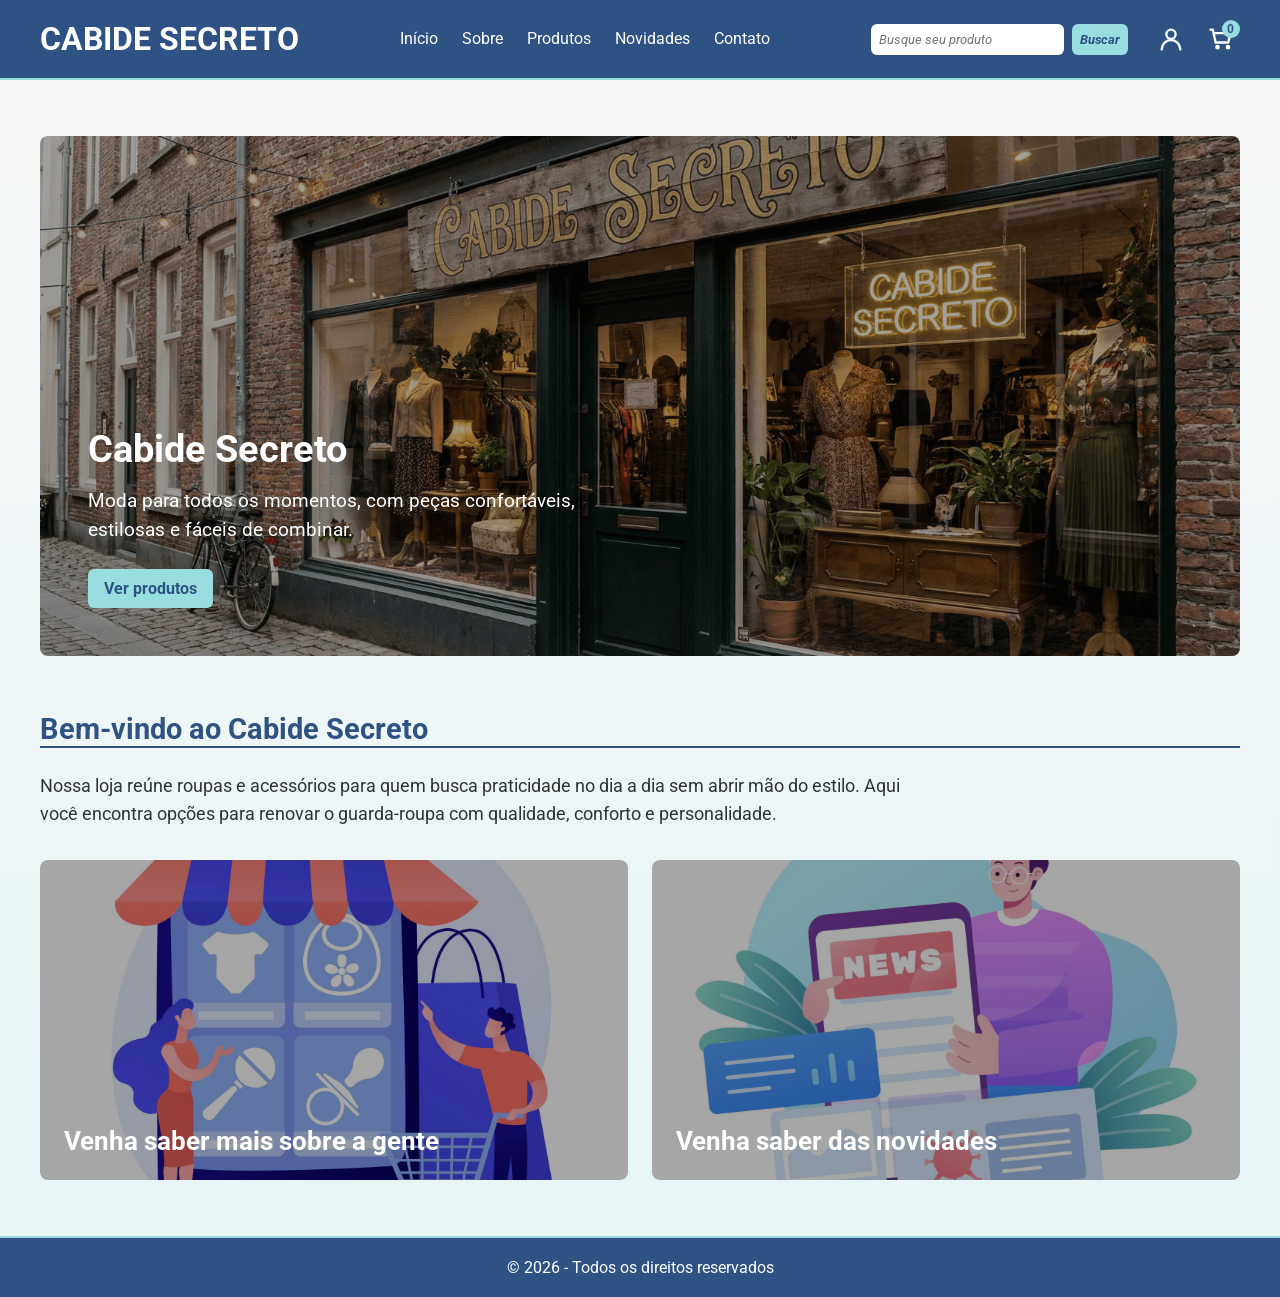
<file: index.html>
<!DOCTYPE html>
<html lang="pt-BR">
<head>
    <meta charset="UTF-8">
    <meta name="viewport" content="width=device-width, initial-scale=1.0">
    <title>Cabide Secreto</title>
    <link rel="preconnect" href="https://fonts.googleapis.com">
    <link rel="preconnect" href="https://fonts.gstatic.com" crossorigin>
    <link href="https://fonts.googleapis.com/css2?family=Roboto:ital,wght@0,100..900;1,100..900&display=swap" rel="stylesheet">
    <link rel="stylesheet" href="main.css">
</head>
<body>
    <header>
       <div class="container cabecalho">
         <h1>Cabide Secreto</h1>
        <nav>
            <ul class="menu">
                <li>
                    <a href="index.html">Início</a>
                </li>
                <li>
                    <a href="./Sobre/sobre.html">Sobre</a>
                    <ul class="submenu">
                        <li>
                            <a href="./Sobre/sobre.html#sobre-loja">Sobre a loja</a>
                        </li>
                        <li>
                            <a href="./Sobre/sobre.html#fundacao">Fundação</a>
                        </li>
                        <li>
                            <a href="./Sobre/sobre.html#proprietarios">Proprietários</a>
                        </li>
                        <li>
                            <a href="./Sobre/sobre.html#diferentes-estilos">Diferentes estilos</a>
                        </li>
                    </ul>
                </li>
                <li>
                    <a href="./Produtos/produto.html">Produtos</a>
                    <ul class="submenu">
                        <li>
                            <a href="./Produtos/produto.html#todos">Ver todos</a>
                        </li>
                        <li>
                            <a href="./Produtos/produto.html#tenis">Tênis</a>
                        </li>
                        <li>
                            <a href="./Produtos/produto.html#casaco">Casaco</a>
                        </li>
                        <li>
                            <a href="./Produtos/produto.html#short">Short</a>
                        </li>
                        <li>
                            <a href="./Produtos/produto.html#camisa">Camisa</a>
                        </li>
                    </ul>
                </li>
                <li>
                    <a href="./Novidades/Novidade.html">Novidades</a>
                    <ul class="submenu">
                        <li>
                            <a href="./Novidades/Novidade.html#prom">Promoções</a>
                        </li>
                        <li>
                            <a href="./Novidades/Novidade.html#nov">Lançamentos</a>
                        </li>
                        <li>
                            <a href="./Novidades/Novidade.html#soon">Em breve</a>
                        </li>
                    </ul>
                </li>
                <li>
                    <a href="./Contato/contato.html">Contato</a>
                </li>
            </ul>
        </nav>
        <form class="form-busca-global" data-produtos-path="./Produtos/produto.html">
            <input type="text" name="busca" placeholder="Busque seu produto">
            <button type="submit">Buscar</button>
        </form>
        <div class="acoes-header">
            <a href="#" aria-label="Perfil">
                <img src="./icons/perfil.svg" alt="Perfil">
            </a>
            <a href="#" aria-label="Carrinho" data-carrinho>
                <img src="./icons/carrinho.svg" alt="Carrinho">
            </a>
        </div>
       </div>
       <div class="botao-menu">
        <button type="button">Abrir Menu</button>
    </div>
    </header>
    <main>
        <section class="hero-principal">
            <img src="./Imagem_principal/Loja%20Cabide%20Secreto.png" alt="Loja Cabide Secreto">
            <div class="hero-texto">
                <h2>Cabide Secreto</h2>
                <p>Moda para todos os momentos, com peças confortáveis, estilosas e fáceis de combinar.</p>
                <a href="./Produtos/produto.html#todos">Ver produtos</a>
            </div>
        </section>
        <section class="container apresentacao">
            <div class="titulo-principal">
                <h2>Bem-vindo ao Cabide Secreto</h2>
            </div>
            <p>
                Nossa loja reúne roupas e acessórios para quem busca praticidade no dia a dia sem abrir mão do estilo. Aqui você encontra opções para renovar o guarda-roupa com qualidade, conforto e personalidade.
            </p>
            <div class="chamadas-principais">
                <a class="chamada-principal" href="./Sobre/sobre.html">
                    <img src="./Imagem_principal/sobre.jpg" alt="Sobre a Loja">
                    <span>Venha saber mais sobre a gente</span>
                </a>
                <a class="chamada-principal" href="./Novidades/Novidade.html">
                    <img src="./Imagem_principal/Novidade.jpg" alt="Novidades">
                    <span>Venha saber das novidades</span>
                </a>
            </div>
        </section>
    </main>
    <footer class="rodape">
        <p>&copy; 2026 - Todos os direitos reservados</p>
    </footer>
    <script src="main.js"></script>
</body>
</html>
</file>
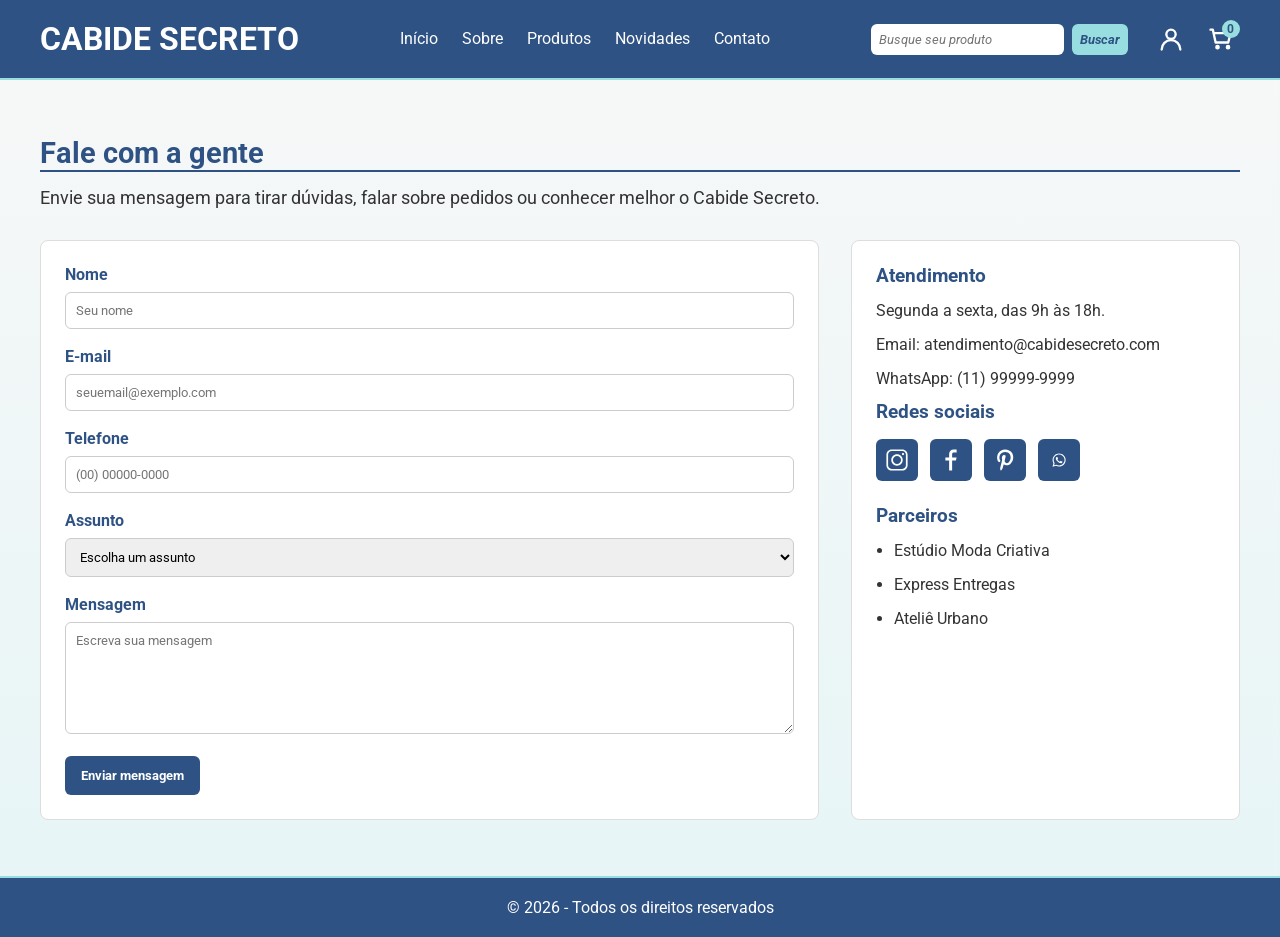
<file: Contato/contato.html>
<!DOCTYPE html>
<html lang="pt-BR">
<head>
    <meta charset="UTF-8">
    <meta name="viewport" content="width=device-width, initial-scale=1.0">
    <title>Contato - Cabide Secreto</title>
    <link rel="preconnect" href="https://fonts.googleapis.com">
    <link rel="preconnect" href="https://fonts.gstatic.com" crossorigin>
    <link href="https://fonts.googleapis.com/css2?family=Roboto:ital,wght@0,100..900;1,100..900&display=swap" rel="stylesheet">
    <link rel="stylesheet" href="contato.css">
</head>
<body>
    <header>
       <div class="container cabecalho">
         <h1>Cabide Secreto</h1>
        <nav>
            <ul class="menu">
                <li>
                    <a href="../index.html">Início</a>
                </li>
                <li>
                    <a href="../Sobre/sobre.html">Sobre</a>
                    <ul class="submenu">
                        <li>
                            <a href="../Sobre/sobre.html#sobre-loja">Sobre a loja</a>
                        </li>
                        <li>
                            <a href="../Sobre/sobre.html#fundacao">Fundação</a>
                        </li>
                        <li>
                            <a href="../Sobre/sobre.html#proprietarios">Proprietários</a>
                        </li>
                        <li>
                            <a href="../Sobre/sobre.html#diferentes-estilos">Diferentes estilos</a>
                        </li>
                    </ul>
                </li>
                <li>
                    <a href="../Produtos/produto.html">Produtos</a>
                    <ul class="submenu">
                        <li>
                            <a href="../Produtos/produto.html#todos">Ver todos</a>
                        </li>
                        <li>
                            <a href="../Produtos/produto.html#tenis">Tênis</a>
                        </li>
                        <li>
                            <a href="../Produtos/produto.html#casaco">Casaco</a>
                        </li>
                        <li>
                            <a href="../Produtos/produto.html#short">Short</a>
                        </li>
                        <li>
                            <a href="../Produtos/produto.html#camisa">Camisa</a>
                        </li>
                    </ul>
                </li>
                <li>
                    <a href="../Novidades/Novidade.html">Novidades</a>
                    <ul class="submenu">
                        <li>
                            <a href="../Novidades/Novidade.html#prom">Promoções</a>
                        </li>
                        <li>
                            <a href="../Novidades/Novidade.html#nov">Lançamentos</a>
                        </li>
                        <li>
                            <a href="../Novidades/Novidade.html#soon">Em breve</a>
                        </li>
                    </ul>
                </li>
                <li>
                    <a href="../Contato/contato.html">Contato</a>
                </li>
            </ul>
        </nav>
        <form class="form-busca-global" data-produtos-path="../Produtos/produto.html">
            <input type="text" name="busca" placeholder="Busque seu produto">
            <button type="submit">Buscar</button>
        </form>
        <div class="acoes-header">
            <a href="#" aria-label="Perfil">
                <img src="../icons/perfil.svg" alt="Perfil">
            </a>
            <a href="#" aria-label="Carrinho" data-carrinho>
                <img src="../icons/carrinho.svg" alt="Carrinho">
            </a>
        </div>
       </div>
       <div class="botao-menu">
        <button type="button">Abrir Menu</button>
    </div>
    </header>

    <main class="container conteudo-contato">
        <section class="titulo-contato">
            <h2>Fale com a gente</h2>
            <p>Envie sua mensagem para tirar dúvidas, falar sobre pedidos ou conhecer melhor o Cabide Secreto.</p>
        </section>

        <section class="area-contato">
            <form id="form-contato" novalidate>
                <div class="campo-form">
                    <label for="nome">Nome</label>
                    <input type="text" id="nome" name="nome" placeholder="Seu nome">
                    <small></small>
                </div>
                <div class="campo-form">
                    <label for="email">E-mail</label>
                    <input type="email" id="email" name="email" placeholder="seuemail@exemplo.com">
                    <small></small>
                </div>
                <div class="campo-form">
                    <label for="telefone">Telefone</label>
                    <input type="tel" id="telefone" name="telefone" placeholder="(00) 00000-0000">
                    <small></small>
                </div>
                <div class="campo-form">
                    <label for="assunto">Assunto</label>
                    <select id="assunto" name="assunto">
                        <option value="">Escolha um assunto</option>
                        <option value="pedido">Pedido</option>
                        <option value="produto">Produto</option>
                        <option value="troca">Troca ou devoluçao</option>
                        <option value="parceria">Parceria</option>
                    </select>
                    <small></small>
                </div>
                <div class="campo-form campo-mensagem">
                    <label for="mensagem">Mensagem</label>
                    <textarea id="mensagem" name="mensagem" rows="6" placeholder="Escreva sua mensagem"></textarea>
                    <small></small>
                </div>
                <p class="mensagem-formulario"></p>
                <button type="submit">Enviar mensagem</button>
            </form>

            <aside class="info-contato">
                <h3>Atendimento</h3>
                <p>Segunda a sexta, das 9h às 18h.</p>
                <p>Email: atendimento@cabidesecreto.com</p>
                <p>WhatsApp: (11) 99999-9999</p>

                <h3>Redes sociais</h3>
                <div class="redes-sociais">
                    <a href="#" aria-label="Instagram">
                        <img src="./images/Instagram.svg" alt="Instagram">
                    </a>
                    <a href="#" aria-label="Facebook">
                        <img src="./images/facebook.svg" alt="Facebook">
                    </a>
                    <a href="#" aria-label="Pinterest">
                        <img src="./images/Pinterest.svg" alt="Pinterest">
                    </a>
                    <a href="#" aria-label="WhatsApp">
                        <img src="./images/whatsapp.svg" alt="WhatsApp">
                    </a>
                </div>

                <h3>Parceiros</h3>
                <ul class="parceiros">
                    <li>Estúdio Moda Criativa</li>
                    <li>Express Entregas</li>
                    <li>Ateliê Urbano</li>
                </ul>
            </aside>
        </section>
    </main>
    <footer class="rodape">
        <p>&copy; 2026 - Todos os direitos reservados</p>
    </footer>

    <script src="../main.js"></script>
    <script src="contato.js"></script>
</body>
</html>
</file>
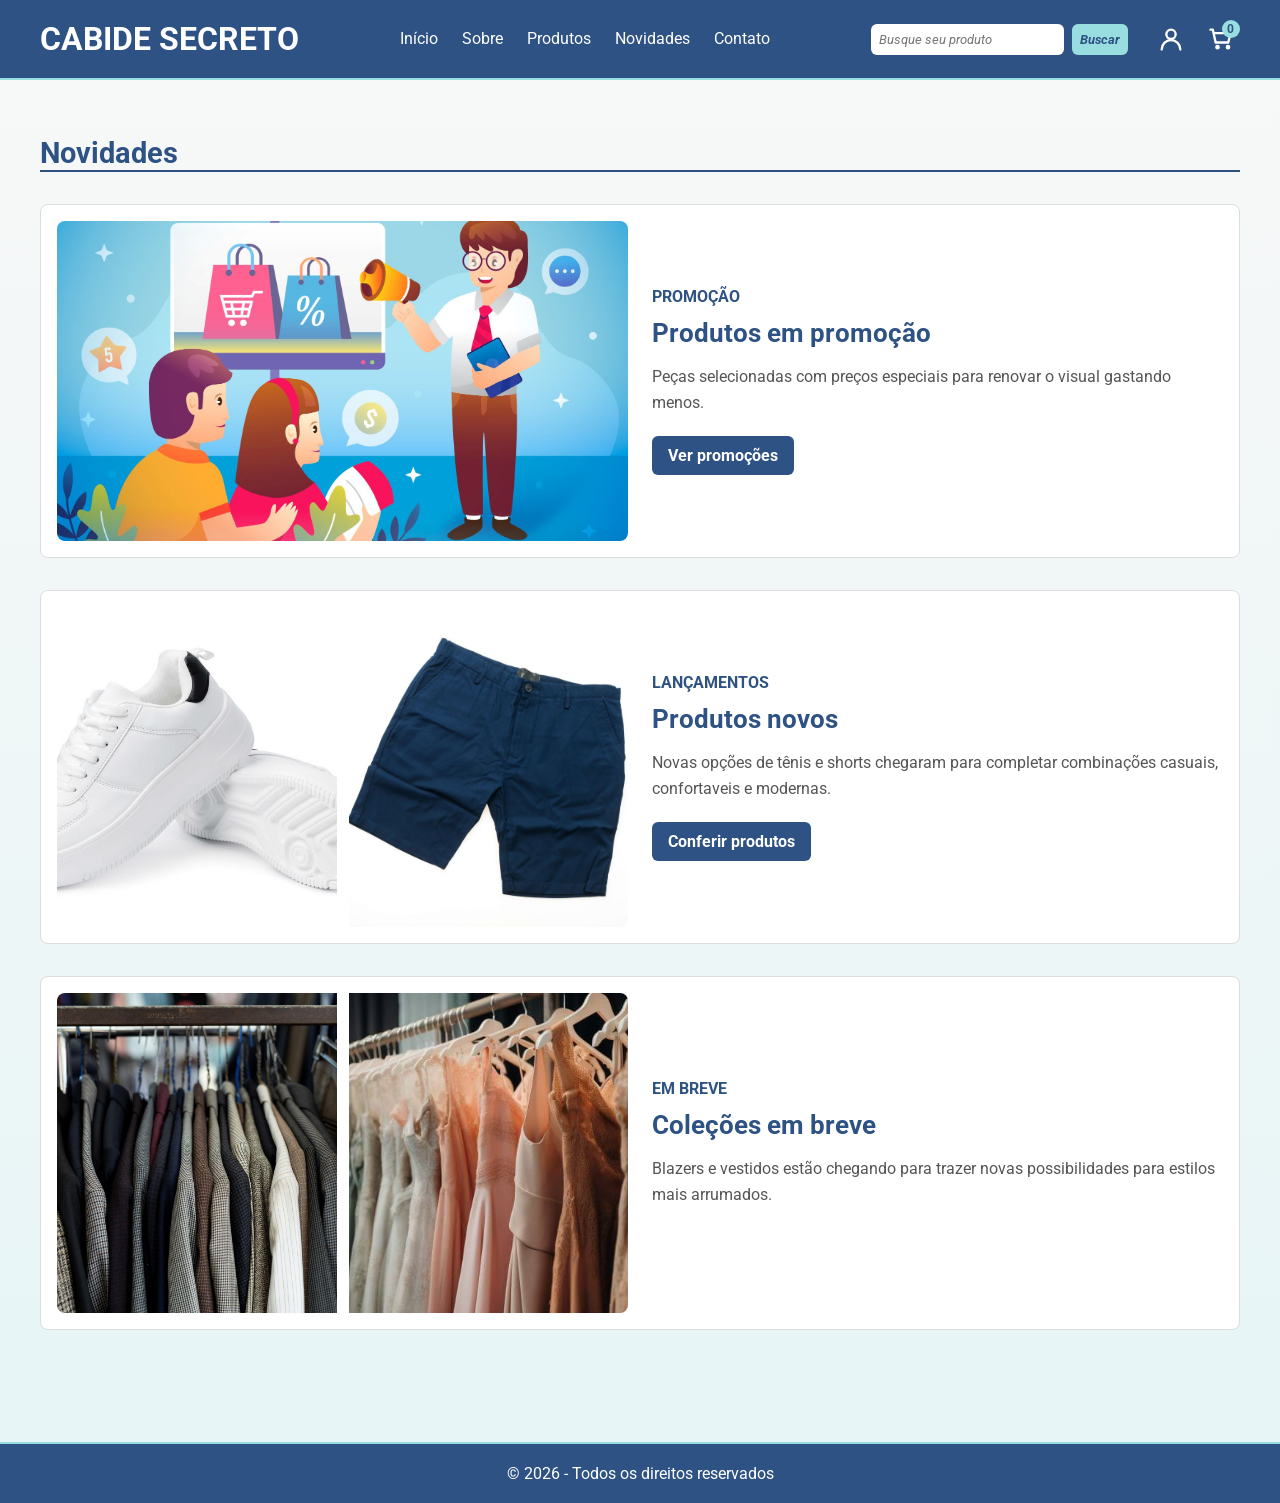
<file: Novidades/Novidade.html>
<!DOCTYPE html>
<html lang="pt-BR">
<head>
    <meta charset="UTF-8">
    <meta name="viewport" content="width=device-width, initial-scale=1.0">
    <title>Novidades - Cabide Secreto</title>
    <link rel="preconnect" href="https://fonts.googleapis.com">
    <link rel="preconnect" href="https://fonts.gstatic.com" crossorigin>
    <link href="https://fonts.googleapis.com/css2?family=Roboto:ital,wght@0,100..900;1,100..900&display=swap" rel="stylesheet">
    <link rel="stylesheet" href="novidade.css">
</head>
<body>
    <header>
       <div class="container cabecalho">
         <h1>Cabide Secreto</h1>
        <nav>
            <ul class="menu">
                <li>
                    <a href="../index.html">Início</a>
                </li>
                <li>
                    <a href="../Sobre/sobre.html">Sobre</a>
                    <ul class="submenu">
                        <li>
                            <a href="../Sobre/sobre.html#sobre-loja">Sobre a loja</a>
                        </li>
                        <li>
                            <a href="../Sobre/sobre.html#fundacao">Fundação</a>
                        </li>
                        <li>
                            <a href="../Sobre/sobre.html#proprietarios">Proprietários</a>
                        </li>
                        <li>
                            <a href="../Sobre/sobre.html#diferentes-estilos">Diferentes estilos</a>
                        </li>
                    </ul>
                </li>
                <li>
                    <a href="../Produtos/produto.html">Produtos</a>
                    <ul class="submenu">
                        <li>
                            <a href="../Produtos/produto.html#todos">Ver todos</a>
                        </li>
                        <li>
                            <a href="../Produtos/produto.html#tenis">Tênis</a>
                        </li>
                        <li>
                            <a href="../Produtos/produto.html#casaco">Casaco</a>
                        </li>
                        <li>
                            <a href="../Produtos/produto.html#short">Short</a>
                        </li>
                        <li>
                            <a href="../Produtos/produto.html#camisa">Camisa</a>
                        </li>
                    </ul>
                </li>
                <li>
                    <a href="../Novidades/Novidade.html">Novidades</a>
                    <ul class="submenu">
                        <li>
                            <a href="#prom">Promoções</a>
                        </li>
                        <li>
                            <a href="#nov">Lançamentos</a>
                        </li>
                        <li>
                            <a href="#soon">Em breve</a>
                        </li>
                    </ul>
                </li>
                <li>
                    <a href="../Contato/contato.html">Contato</a>
                </li>
            </ul>
        </nav>
        <form class="form-busca-global" data-produtos-path="../Produtos/produto.html">
            <input type="text" name="busca" placeholder="Busque seu produto">
            <button type="submit">Buscar</button>
        </form>
        <div class="acoes-header">
            <a href="#" aria-label="Perfil">
                <img src="../icons/perfil.svg" alt="Perfil">
            </a>
            <a href="#" aria-label="Carrinho" data-carrinho>
                <img src="../icons/carrinho.svg" alt="Carrinho">
            </a>
        </div>
       </div>
       <div class="botao-menu">
        <button type="button">Abrir Menu</button>
    </div>
    </header>

    <div class="container conteudo">
        <main>
            <section>
                <div class="titulo-novidades">
                    <h2>Novidades</h2>
                </div>
                <div class="topicos-novidades" id="prom">
                    <article class="topico-novidade">
                        <a href="../Produtos/produto.html#promocao">
                            <img src="./image/Promocao.jpg" alt="Produtos em promocao">
                        </a>
                        <div>
                            <span>Promoção</span>
                            <h3>Produtos em promoção</h3>
                            <p>
                                Peças selecionadas com preços especiais para renovar o visual gastando menos.
                            </p>
                            <a class="botao-topico" href="../Produtos/produto.html#promocao">Ver promoções</a>
                        </div>
                    </article>
                    <article class="topico-novidade" id="nov">
                        <div class="imagens-duplas">
                            <img src="./image/Tenis_airforce.jpg" alt="Tenis Air Force">
                            <img src="./image/short_casual.jpg" alt="Short casual">
                        </div>
                        <div>
                            <span>Lançamentos</span>
                            <h3>Produtos novos</h3>
                            <p>
                                Novas opções de tênis e shorts chegaram para completar combinações casuais, confortaveis e modernas.
                            </p>
                            <a class="botao-topico" href="../Produtos/produto.html#todos">Conferir produtos</a>
                        </div>
                    </article>
                    <article class="topico-novidade" id="soon">
                        <div class="imagens-duplas">
                            <img src="./image/blazers-hangers-second-hand-market.jpg" alt="Blazers">
                            <img src="./image/vestidos.jpg" alt="Vestidos">
                        </div>
                        <div>
                            <span>Em breve</span>
                            <h3>Coleções em breve</h3>
                            <p>
                                Blazers e vestidos estão chegando para trazer novas possibilidades para estilos mais arrumados.
                            </p>
                        </div>
                    </article>
                </div>
            </section>
        </main>
    </div>
    <footer class="rodape">
        <p>&copy; 2026 - Todos os direitos reservados</p>
    </footer>
    <script src="../main.js"></script>
</body>
</html>
</file>
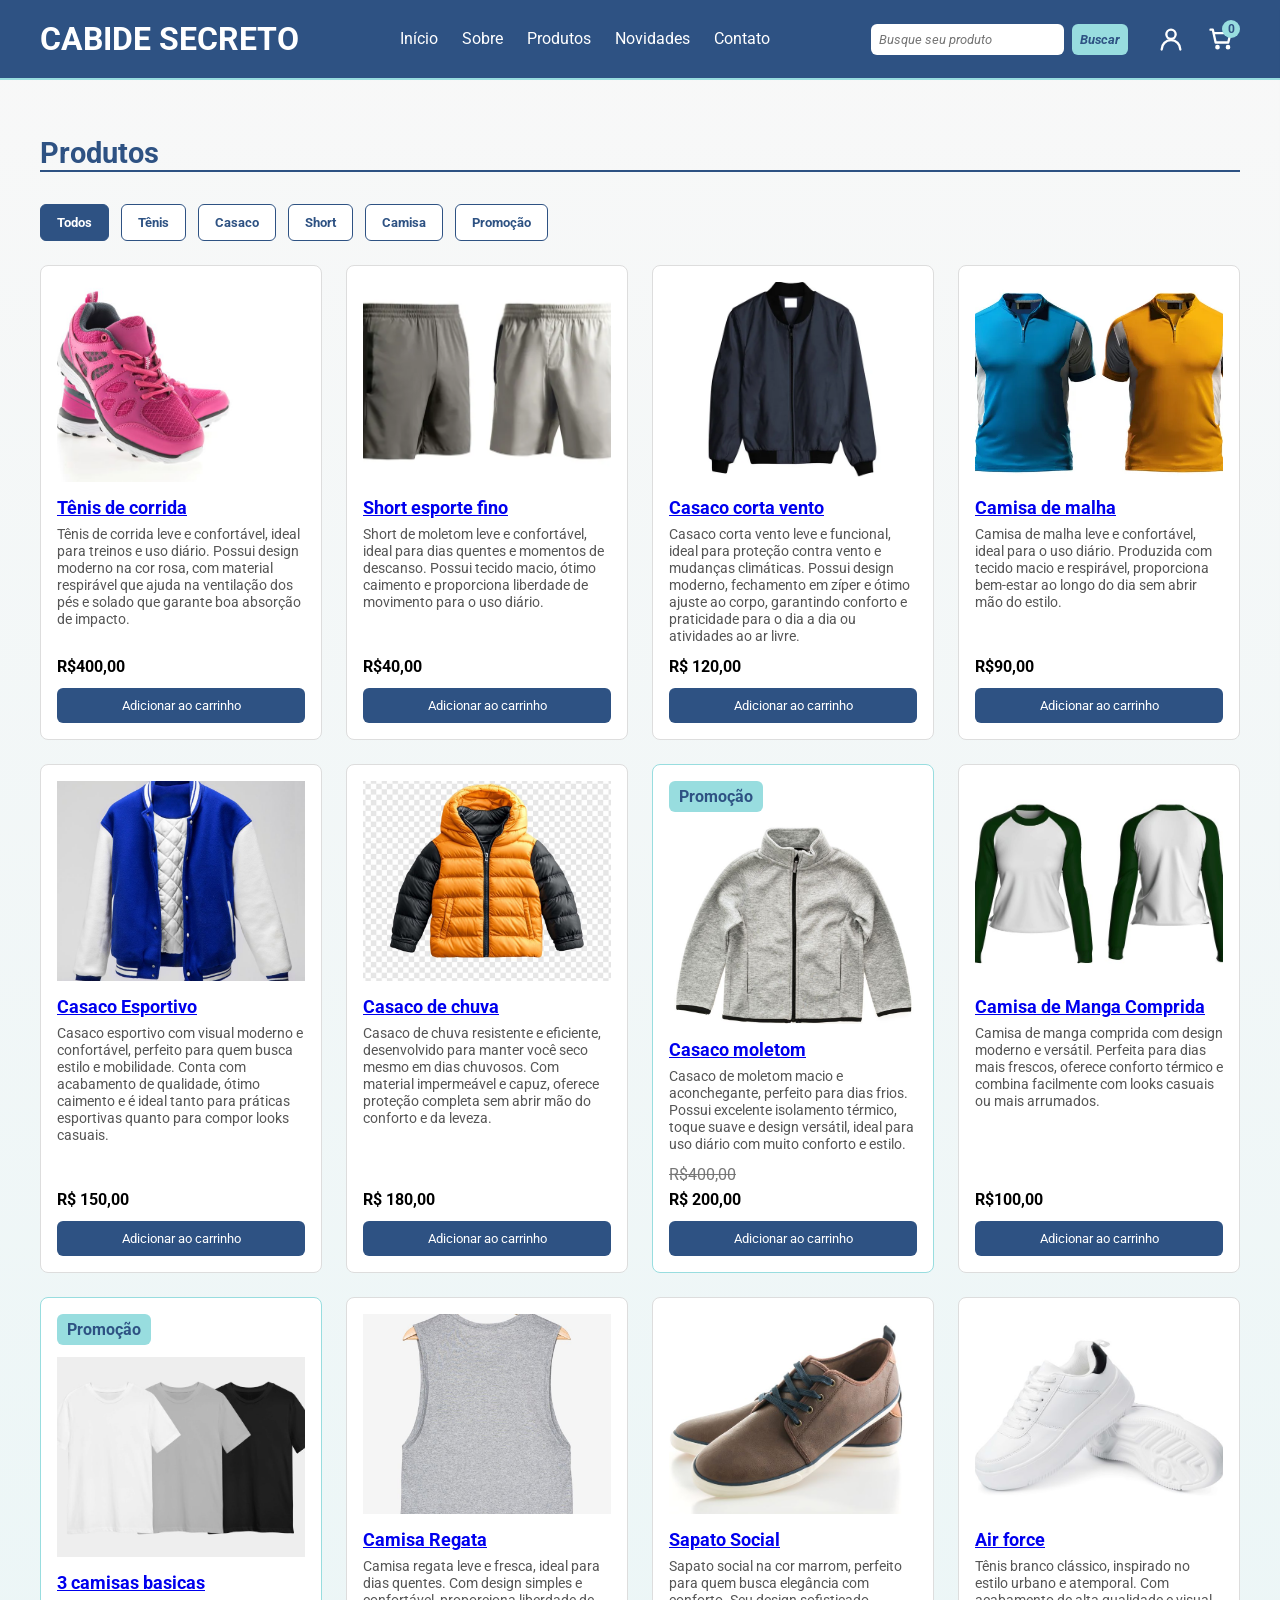
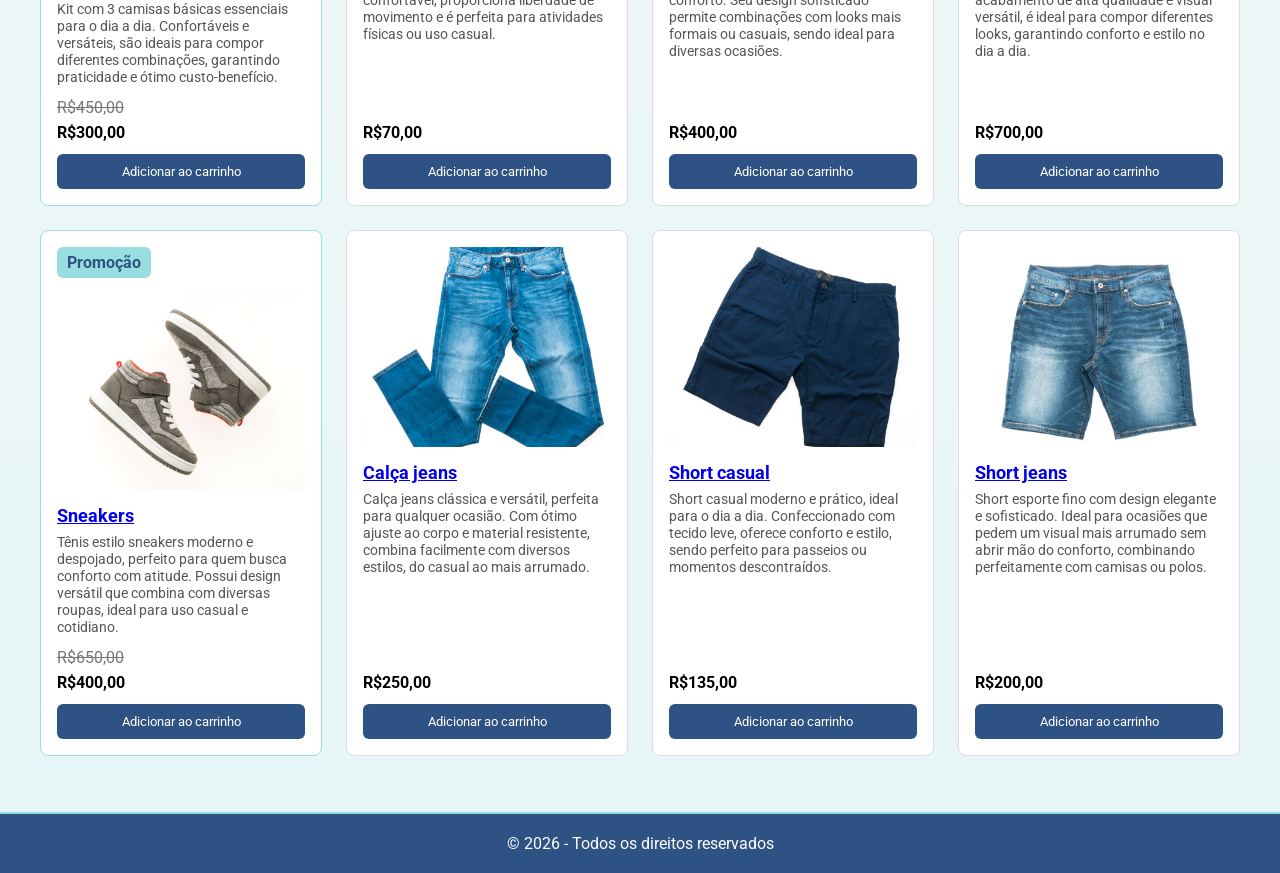
<file: Produtos/produto.html>
<!DOCTYPE html>
<html lang="en">
<head>
    <meta charset="UTF-8">
    <meta name="viewport" content="width=device-width, initial-scale=1.0">
    <title>Document</title>
    <link rel="preconnect" href="https://fonts.googleapis.com">
    <link rel="preconnect" href="https://fonts.gstatic.com" crossorigin>
    <link href="https://fonts.googleapis.com/css2?family=Roboto:ital,wght@0,100..900;1,100..900&display=swap" rel="stylesheet">
    <link rel="stylesheet" href="produto.css">
</head>
<body>
<header>
       <div class="container cabecalho">
         <h1>Cabide Secreto</h1>
        <nav>
            <ul class="menu">
                <li>
                    <a href="../index.html">Início</a>
                </li>
                <li>
                    <a href="../Sobre/sobre.html">Sobre</a>
                    <ul class="submenu">
                        <li>
                            <a href="../Sobre/sobre.html#sobre-loja">Sobre a loja</a>
                        </li>
                        <li>
                            <a href="../Sobre/sobre.html#fundacao">Fundação</a>
                        </li>
                        <li>
                            <a href="../Sobre/sobre.html#proprietarios">Proprietários</a>
                        </li>
                        <li>
                            <a href="../Sobre/sobre.html#diferentes-estilos">Diferentes estilos</a>
                        </li>
                    </ul>
                </li>
                <li>
                    <a href="../Produtos/produto.html">Produtos</a>
                    <ul class="submenu">
                        <li>
                            <a href="#todos">Ver todos</a>
                        </li>
                        <li>
                            <a href="#tenis">Tênis</a>
                        </li>
                        <li>
                            <a href="#casaco">Casaco</a>
                        </li>
                        <li>
                            <a href="#short">Short</a>
                        </li>
                        <li>
                            <a href="#camisa">Camisa</a>
                        </li>
                    </ul>
                </li>
                <li>
                    <a href="../Novidades/Novidade.html">Novidades</a>
                    <ul class="submenu">
                        <li>
                            <a href="../Novidades/Novidade.html#prom">Promoções</a>
                        </li>
                        <li>
                            <a href="../Novidades/Novidade.html#nov">Lançamentos</a>
                        </li>
                        <li>
                            <a href="../Novidades/Novidade.html#soon">Em breve</a>
                        </li>
                    </ul>
                </li>
                <li>
                    <a href="../Contato/contato.html">Contato</a>
                </li>
            </ul>
        </nav>
        <form class="form-busca-global" data-produtos-path="produto.html">
            <input id="campo-busca" type="text" placeholder="Busque seu produto">
            <button id="botao-busca" type="button">Buscar</button>
        </form>
        <div class="acoes-header">
            <a href="#" aria-label="Perfil">
                <img src="../icons/perfil.svg" alt="Perfil">
            </a>
            <button class="botao-carrinho" type="button" aria-label="Abrir carrinho" data-carrinho>
                <img src="../icons/carrinho.svg" alt="Carrinho">
            </button>
        </div>
    </div>
    <div class="botao-menu">
        <button type="button">Abrir Menu</button>
    </div>
    </header>
    <div class="container conteudo">
        <main>
            <section>
                <div class="titulo-produtos">
                    <h2>Produtos</h2>
                </div>
                <nav class="nav-tabs">
                    <button class="tab-link ativo" type="button" data-categoria="todos">Todos</button>
                    <button class="tab-link" type="button" data-categoria="tenis">Tênis</button>
                    <button class="tab-link" type="button" data-categoria="casaco">Casaco</button>
                    <button class="tab-link" type="button" data-categoria="short">Short</button>
                    <button class="tab-link" type="button" data-categoria="camisa">Camisa</button>
                    <button class="tab-link" type="button" data-categoria="promocao">Promoção</button>
                </nav>
                <div class="produtos">
                    <article class="produto" data-categoria="tenis" id="tenis">
                    <a href="#">
                        <img src="./imagens/Tenis_corrida.jpg" alt="Tenis">
                        <h3>Tênis de corrida</h3>
                    </a>
                        <p>
                            Tênis de corrida leve e confortável, ideal para treinos e uso diário. Possui design moderno na cor rosa, com material respirável que ajuda na ventilação dos pés e solado que garante boa absorção de impacto.
                        </p>
                        <strong>R$400,00</strong>
                        <button type="button">Adicionar ao carrinho</button>
                </article>
                <article class="produto" data-categoria="short" id="short">
                    <a href="#">
                        <img src="./imagens/short.jpg" alt="Short">
                        <h3>Short esporte fino</h3>
                    </a>
                    <p>
                        Short de moletom leve e confortável, ideal para dias quentes e momentos de descanso. Possui tecido macio, ótimo caimento e proporciona liberdade de movimento para o uso diário.
                    </p>
                    <strong>R$40,00</strong>
                    <button type="button">Adicionar ao carrinho</button>
                </article>
                <article class="produto" data-categoria="casaco" id="casaco">
                    <a href="#">
                        <img src="./imagens/casaco.jpg" alt="Casaco">
                        <h3>Casaco corta vento</h3>
                    </a>
                    <p>Casaco corta vento leve e funcional, ideal para proteção contra vento e mudanças climáticas. Possui design moderno, fechamento em zíper e ótimo ajuste ao corpo, garantindo conforto e praticidade para o dia a dia ou atividades ao ar livre.</p>
                    <strong>R$ 120,00</strong>
                    <button type="button">Adicionar ao carrinho</button>
                </article>
                <article class="produto" data-categoria="camisa" id="camisa">
                    <a href="#">
                        <img src="./imagens/Camisa.jpg" alt="Camisa">
                        <h3>Camisa de malha</h3>
                    </a>
                    <p>Camisa de malha leve e confortável, ideal para o uso diário. Produzida com tecido macio e respirável, proporciona bem-estar ao longo do dia sem abrir mão do estilo.</p>
                    <strong>R$90,00</strong>
                    <button type="button">Adicionar ao carrinho</button>
                </article>
                <article class="produto" data-categoria="casaco">
                    <a href="#">
                        <img src="./imagens/Casaco_esportivo.jpg" alt="Casaco">
                        <h3>Casaco Esportivo</h3>
                    </a>
                    <p>Casaco esportivo com visual moderno e confortável, perfeito para quem busca estilo e mobilidade. Conta com acabamento de qualidade, ótimo caimento e é ideal tanto para práticas esportivas quanto para compor looks casuais.</p>
                    <strong>R$ 150,00</strong>
                    <button type="button">Adicionar ao carrinho</button>
                </article>
                <article class="produto" data-categoria="casaco">
                    <a href="#">
                        <img src="./imagens/Casaco_laranja.jpg" alt="Casaco">
                        <h3>Casaco de chuva</h3>
                    </a>
                    <p>Casaco de chuva resistente e eficiente, desenvolvido para manter você seco mesmo em dias chuvosos. Com material impermeável e capuz, oferece proteção completa sem abrir mão do conforto e da leveza.</p>
                    <strong>R$ 180,00</strong>
                    <button type="button">Adicionar ao carrinho</button>
                </article>
                <article class="produto produto-promocao" data-categoria="casaco">
                    <a href="#">
                        <img src="./imagens/Moletom.jpg" alt="Casaco">
                        <h3>Casaco moletom</h3>
                    </a>
                    <p>Casaco de moletom macio e aconchegante, perfeito para dias frios. Possui excelente isolamento térmico, toque suave e design versátil, ideal para uso diário com muito conforto e estilo.</p>
                    <del>R$400,00</del>
                    <strong>R$ 200,00</strong>
                    <button type="button">Adicionar ao carrinho</button>
                </article>
                <article class="produto" data-categoria="camisa">
                    <a href="#">
                        <img src="./imagens/camisa_mangacomprida.jpg" alt="Camisa">
                        <h3>Camisa de Manga Comprida</h3>
                    </a>
                    <p>Camisa de manga comprida com design moderno e versátil. Perfeita para dias mais frescos, oferece conforto térmico e combina facilmente com looks casuais ou mais arrumados.</p>
                    <strong>R$100,00</strong>
                    <button type="button">Adicionar ao carrinho</button>
                </article>
                    <article class="produto produto-promocao" data-categoria="camisa">
                    <a href="#">
                        <img src="./imagens/camisas_basicas.jpg" alt="Camisa">
                        <h3>3 camisas basicas</h3>
                    </a>
                    <p>Kit com 3 camisas básicas essenciais para o dia a dia. Confortáveis e versáteis, são ideais para compor diferentes combinações, garantindo praticidade e ótimo custo-benefício.</p>
                    <del>R$450,00</del>
                    <strong>R$300,00</strong>
                    <button type="button">Adicionar ao carrinho</button>
                </article>
                <article class="produto" data-categoria="camisa">
                    <a href="#">
                        <img src="./imagens/Regata.jpg" alt="Camisa">
                        <h3>Camisa Regata</h3>
                    </a>
                    <p>Camisa regata leve e fresca, ideal para dias quentes. Com design simples e confortável, proporciona liberdade de movimento e é perfeita para atividades físicas ou uso casual.</p>
                    <strong>R$70,00</strong>
                    <button type="button">Adicionar ao carrinho</button>
                </article>
                <article class="produto" data-categoria="tenis">
                    <a href="#">
                        <img src="./imagens/Tenis_social.jpg" alt="Tenis">
                        <h3>Sapato Social</h3>
                    </a>
                        <p>
                            Sapato social na cor marrom, perfeito para quem busca elegância com conforto. Seu design sofisticado permite combinações com looks mais formais ou casuais, sendo ideal para diversas ocasiões.
                        </p>
                        <strong>R$400,00</strong>
                        <button type="button">Adicionar ao carrinho</button>
                </article>
                <article class="produto" data-categoria="tenis">
                    <a href="#">
                        <img src="./imagens/Tenis_airforce.jpg" alt="Tenis">
                        <h3>Air force</h3>
                    </a>
                        <p>
                            Tênis branco clássico, inspirado no estilo urbano e atemporal. Com acabamento de alta qualidade e visual versátil, é ideal para compor diferentes looks, garantindo conforto e estilo no dia a dia.
                        </p>
                        <strong>R$700,00</strong>
                        <button type="button">Adicionar ao carrinho</button>
                </article>
                <article class="produto produto-promocao" data-categoria="tenis">
                    <a href="#">
                        <img src="./imagens/Tenis_sneakers.jpg" alt="Tenis">
                        <h3>Sneakers</h3>
                    </a>
                        <p>
                        Tênis estilo sneakers moderno e despojado, perfeito para quem busca conforto com atitude. Possui design versátil que combina com diversas roupas, ideal para uso casual e cotidiano.
                        </p>
                        <del>R$650,00</del>
                        <strong>R$400,00</strong>
                        <button type="button">Adicionar ao carrinho</button>
                </article>
                <article class="produto" data-categoria="short">
                    <a href="#">
                        <img src="./imagens/jeans.jpg" alt="Short">
                        <h3>Calça jeans</h3>
                    </a>
                    <p>
                        Calça jeans clássica e versátil, perfeita para qualquer ocasião. Com ótimo ajuste ao corpo e material resistente, combina facilmente com diversos estilos, do casual ao mais arrumado.   
                    </p>
                    <strong>R$250,00</strong>
                    <button type="button">Adicionar ao carrinho</button>
                </article>
                <article class="produto" data-categoria="short">
                    <a href="#">
                        <img src="./imagens/short_casual.jpg" alt="Short">
                        <h3>Short casual</h3>
                    </a>
                    <p>
                        Short casual moderno e prático, ideal para o dia a dia. Confeccionado com tecido leve, oferece conforto e estilo, sendo perfeito para passeios ou momentos descontraídos.
                    </p>
                    <strong>R$135,00</strong>
                    <button type="button">Adicionar ao carrinho</button>
                </article>
                <article class="produto" data-categoria="short">
                    <a href="#">
                        <img src="./imagens/short_jeans.jpg" alt="Short">
                        <h3>Short jeans</h3>
                    </a>
                    <p>
                        Short esporte fino com design elegante e sofisticado. Ideal para ocasiões que pedem um visual mais arrumado sem abrir mão do conforto, combinando perfeitamente com camisas ou polos.
                    </p>
                    <strong>R$200,00</strong>
                    <button type="button">Adicionar ao carrinho</button>
                </article>
                </div>
            </section>
        </main>
    </div>
    <footer class="rodape">
        <p>&copy; 2026 - Todos os direitos reservados</p>
    </footer>
    <script src="../main.js"></script>
    <script src="produto.js"></script>
</body>
</html>
</file>
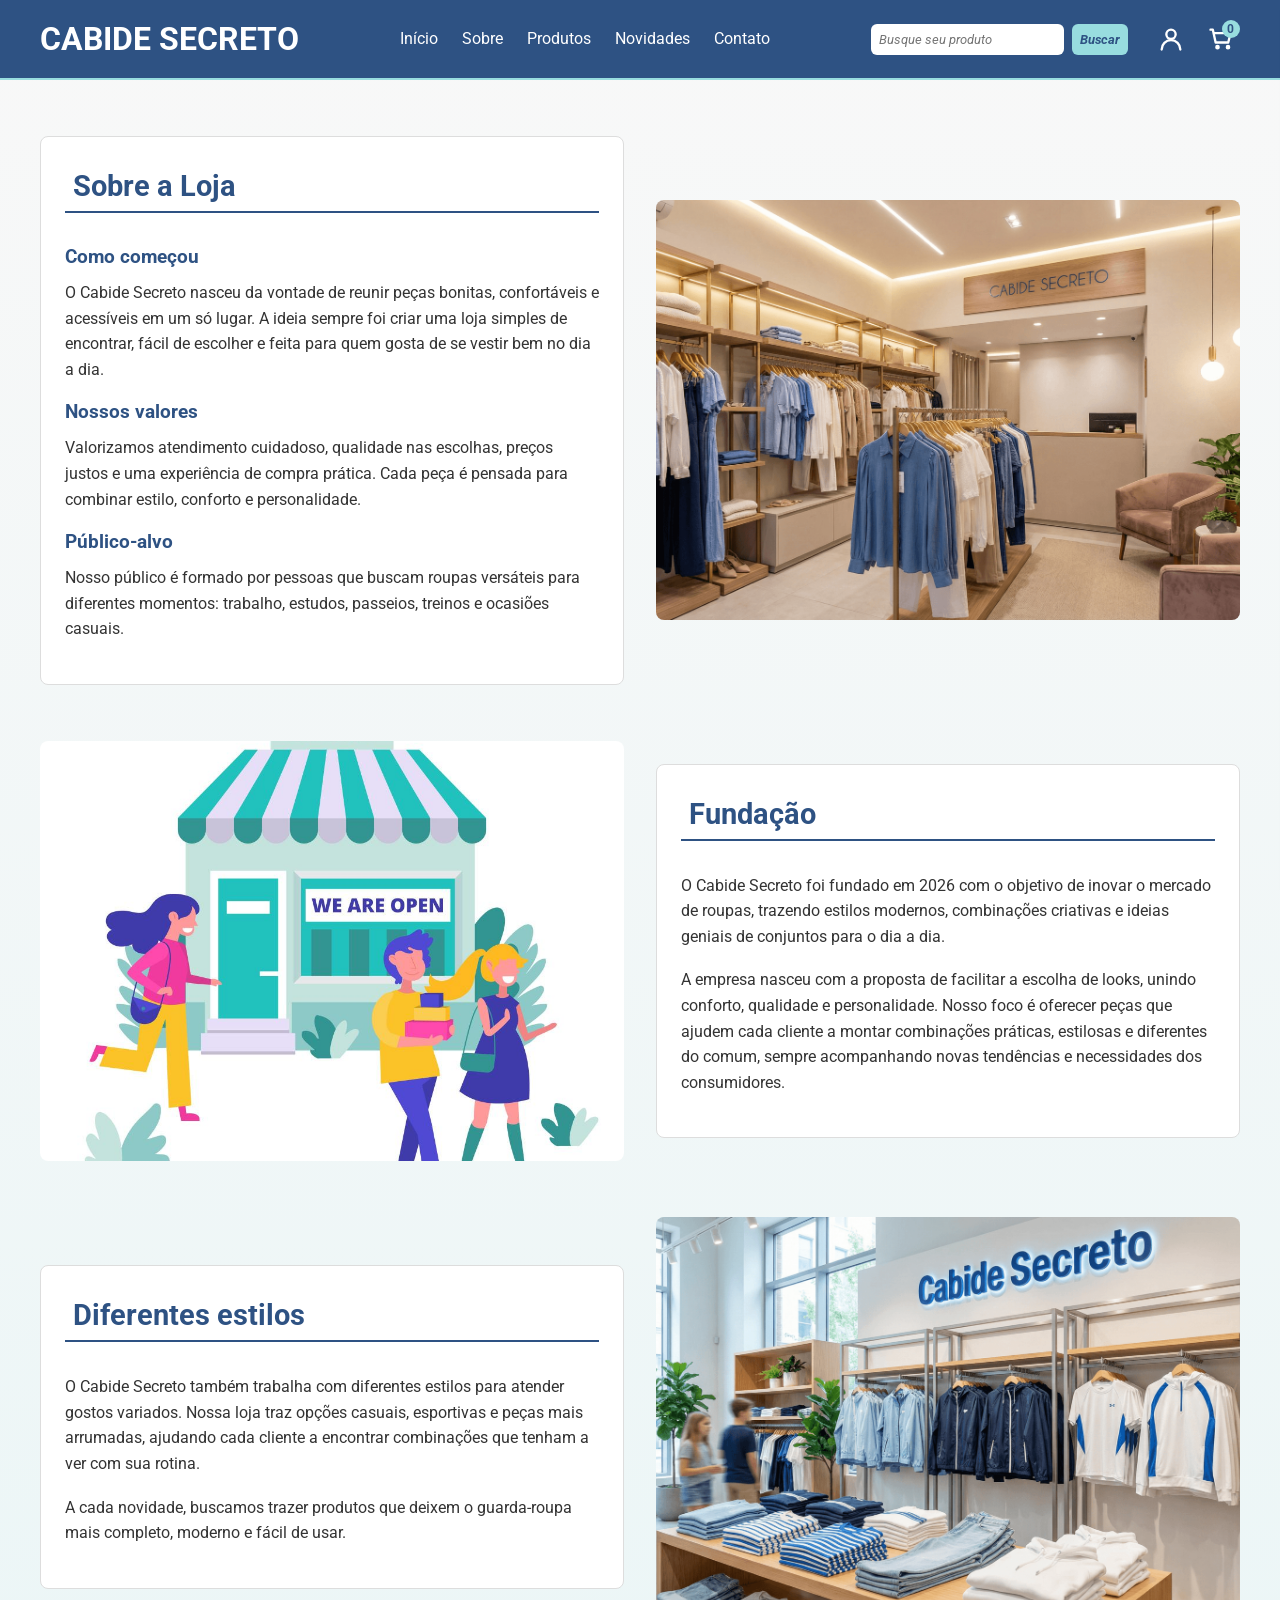
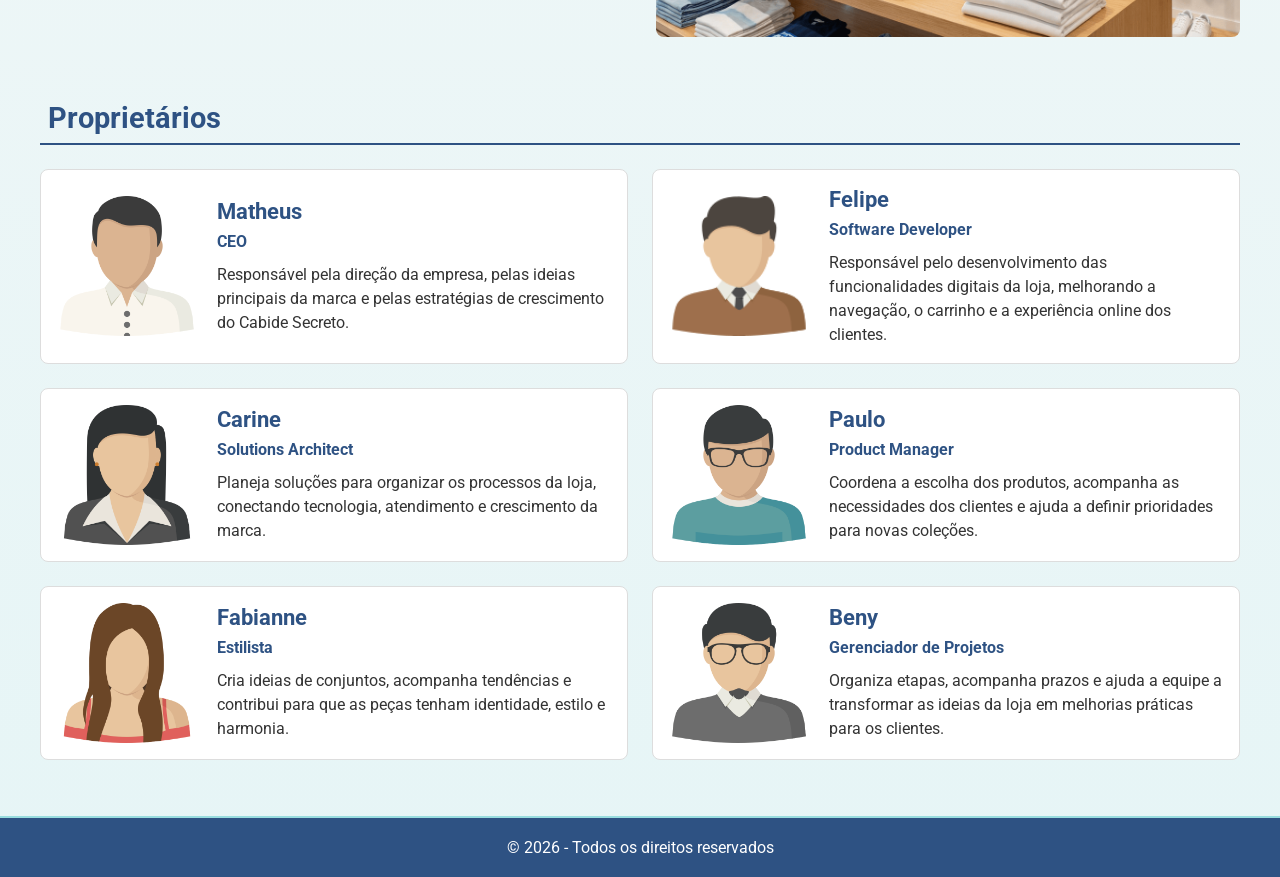
<file: Sobre/sobre.html>
<!DOCTYPE html>
<html lang="en">
<head>
    <meta charset="UTF-8">
    <meta name="viewport" content="width=device-width, initial-scale=1.0">
    <title>Document</title>
    <link rel="preconnect" href="https://fonts.googleapis.com">
    <link rel="preconnect" href="https://fonts.gstatic.com" crossorigin>
    <link href="https://fonts.googleapis.com/css2?family=Roboto:ital,wght@0,100..900;1,100..900&display=swap" rel="stylesheet">
    <link rel="stylesheet" href="sobre.css">
</head>
<body>
<header>
       <div class="container cabecalho">
         <h1>Cabide Secreto</h1>
        <nav>
            <ul class="menu">
                <li>
                    <a href="../index.html">Início</a>
                </li>
                <li>
                    <a href="../Sobre/sobre.html">Sobre</a>
                    <ul class="submenu">
                        <li>
                            <a href="../Sobre/sobre.html#sobre-loja">Sobre a Loja</a>
                        </li>
                        <li>
                            <a href="../Sobre/sobre.html#fundacao">Fundação</a>
                        </li>
                        <li>
                            <a href="../Sobre/sobre.html#proprietarios">Proprietários</a>
                        </li>
                        <li>
                            <a href="../Sobre/sobre.html#diferentes-estilos">Diferentes estilos</a>
                        </li>
                    </ul>
                </li>
                <li>
                    <a href="../Produtos/produto.html">Produtos</a>
                    <ul class="submenu">
                        <li>
                            <a href="../Produtos/produto.html#todos">Ver todos</a>
                        </li>
                        <li>
                            <a href="../Produtos/produto.html#tenis">Tênis</a>
                        </li>
                        <li>
                            <a href="../Produtos/produto.html#casaco">Casaco</a>
                        </li>
                        <li>
                            <a href="../Produtos/produto.html#short">Short</a>
                        </li>
                        <li>
                            <a href="../Produtos/produto.html#camisa">Camisa</a>
                        </li>
                    </ul>
                </li>
               <li>
                    <a href="../Novidades/Novidade.html">Novidades</a>
                    <ul class="submenu">
                        <li>
                            <a href="../Novidades/Novidade.html#prom">Promoções</a>
                        </li>
                        <li>
                            <a href="../Novidades/Novidade.html#nov">Lançamentos</a>
                        </li>
                        <li>
                            <a href="../Novidades/Novidade.html#soon">Em breve</a>
                        </li>
                    </ul>
                </li>
                <li>
                    <a href="../Contato/contato.html">Contato</a>
                </li>
            </ul>
        </nav>
        <form class="form-busca-global" data-produtos-path="../Produtos/produto.html">
            <input type="text" name="busca" placeholder="Busque seu produto">
            <button type="submit">Buscar</button>
        </form>
        <div class="acoes-header">
            <a href="#" aria-label="Perfil">
                <img src="../icons/perfil.svg" alt="Perfil">
            </a>
            <a href="#" aria-label="Carrinho" data-carrinho>
                <img src="../icons/carrinho.svg" alt="Carrinho">
            </a>
        </div>
       </div>
       <div class="botao-menu">
        <button type="button">Abrir Menu</button>
    </div>
    </header>
    <main class="container conteudo">
        <section class="secao-sobre secao-sobre-invertida" id="sobre-loja">
            <img src="./imagens/Sobre%20a%20Loja.png" alt="Sobre a Loja">
            <div class="texto-sobre">
                <h2>Sobre a Loja</h2>
                <h3>Como começou</h3>
                <p>
                    O Cabide Secreto nasceu da vontade de reunir peças bonitas, confortáveis e acessíveis em um só lugar. A ideia sempre foi criar uma loja simples de encontrar, fácil de escolher e feita para quem gosta de se vestir bem no dia a dia.
                </p>
                <h3>Nossos valores</h3>
                <p>
                    Valorizamos atendimento cuidadoso, qualidade nas escolhas, preços justos e uma experiência de compra prática. Cada peça é pensada para combinar estilo, conforto e personalidade.
                </p>
                <h3>Público-alvo</h3>
                <p>
                    Nosso público é formado por pessoas que buscam roupas versáteis para diferentes momentos: trabalho, estudos, passeios, treinos e ocasiões casuais.
                </p>
            </div>
        </section>

        <section class="secao-sobre" id="fundacao">
            <img src="./imagens/Fundacao.jpg" alt="Fundacao da loja">
            <div class="texto-sobre">
                <h2>Fundação</h2>
                <p>
                    O Cabide Secreto foi fundado em 2026 com o objetivo de inovar o mercado de roupas, trazendo estilos modernos, combinações criativas e ideias geniais de conjuntos para o dia a dia.
                </p>
                <p>
                    A empresa nasceu com a proposta de facilitar a escolha de looks, unindo conforto, qualidade e personalidade. Nosso foco é oferecer peças que ajudem cada cliente a montar combinações práticas, estilosas e diferentes do comum, sempre acompanhando novas tendências e necessidades dos consumidores.
                </p>
            </div>
        </section>

        <section class="secao-sobre secao-sobre-invertida" id="diferentes-estilos">
            <img src="./imagens/Novidades.png" alt="Novidades da loja">
            <div class="texto-sobre">
                <h2>Diferentes estilos</h2>
                <p>
                    O Cabide Secreto também trabalha com diferentes estilos para atender gostos variados. Nossa loja traz opções casuais, esportivas e peças mais arrumadas, ajudando cada cliente a encontrar combinações que tenham a ver com sua rotina.
                </p>
                <p>
                    A cada novidade, buscamos trazer produtos que deixem o guarda-roupa mais completo, moderno e fácil de usar.
                </p>
            </div>
        </section>

        <section class="proprietarios" id="proprietarios">
            <div class="titulo-proprietarios">
                <h2>Proprietários</h2>
            </div>
            <div class="lista-proprietarios">
                <article>
                    <img src="./imagens/Matheus.png" alt="Matheus">
                    <div>
                        <h3>Matheus</h3>
                        <strong>CEO</strong>
                        <p>Responsável pela direção da empresa, pelas ideias principais da marca e pelas estratégias de crescimento do Cabide Secreto.</p>
                    </div>
                </article>
                <article>
                    <img src="./imagens/Felipe.png" alt="Felipe">
                    <div>
                        <h3>Felipe</h3>
                        <strong>Software Developer</strong>
                        <p>Responsável pelo desenvolvimento das funcionalidades digitais da loja, melhorando a navegação, o carrinho e a experiência online dos clientes.</p>
                    </div>
                </article>
                <article>
                    <img src="./imagens/Carine.png" alt="Carine">
                    <div>
                        <h3>Carine</h3>
                        <strong>Solutions Architect</strong>
                        <p>Planeja soluções para organizar os processos da loja, conectando tecnologia, atendimento e crescimento da marca.</p>
                    </div>
                </article>
                <article>
                    <img src="./imagens/Paulo.png" alt="Paulo">
                    <div>
                        <h3>Paulo</h3>
                        <strong>Product Manager</strong>
                        <p>Coordena a escolha dos produtos, acompanha as necessidades dos clientes e ajuda a definir prioridades para novas coleções.</p>
                    </div>
                </article>
                <article>
                    <img src="./imagens/Fabianne.png" alt="Fabianne">
                    <div>
                        <h3>Fabianne</h3>
                        <strong>Estilista</strong>
                        <p>Cria ideias de conjuntos, acompanha tendências e contribui para que as peças tenham identidade, estilo e harmonia.</p>
                    </div>
                </article>
                <article>
                    <img src="./imagens/Beny.png" alt="Beny">
                    <div>
                        <h3>Beny</h3>
                        <strong>Gerenciador de Projetos</strong>
                        <p>Organiza etapas, acompanha prazos e ajuda a equipe a transformar as ideias da loja em melhorias práticas para os clientes.</p>
                    </div>
                </article>
            </div>
        </section>
    </main>
    <footer class="rodape">
        <p>&copy; 2026 - Todos os direitos reservados</p>
    </footer>
    <script src="../main.js"></script>
</body>
</html>
</file>
<file: main.css>
*{
    box-sizing: border-box;
    margin: 0;
    padding: 0;
    font-family: Roboto, sans-serif;
}

body {
    background: linear-gradient(to bottom, #f8f8f8, #e6f5f6);
}

.container{
    max-width: 1200px;
    width: 100%;
    margin: 0 auto;
}

header .container{
    display: flex;
    justify-content: space-between;
    align-items: center;
}

.cabecalho{
    gap: 24px;
}

.cabecalho nav{
    flex: 1;
    display: flex;
    justify-content: center;
}

.acoes-header{
    display: flex;
    align-items: center;
    gap: 12px;
}

.acoes-header a{
    position: relative;
    display: flex;
    align-items: center;
    justify-content: center;
    width: 38px;
    height: 38px;
    color: #fff;
    border-radius: 6px;
    text-decoration: none;
}

.acoes-header a:hover{
    background-color: #98DDDF;
    color: #2E5283;
}

.acoes-header img{
    width: 28px;
    height: 28px;
}

header{
    padding: 20px;
    background-color: #2E5283;
    color: #fff;
    border-bottom: 2px solid #98DDDF;
    margin-bottom: 56px;
}

header h1{
    text-transform: uppercase;
    font-weight: bold;
    white-space: nowrap;
}

.form-busca-global{
    display: flex;
    gap: 8px;
}

.form-busca-global input,
.form-busca-global button{
    padding: 8px;
    font-style: italic;
}

.form-busca-global input{
    border: none;
    border-radius: 6px;
}

.form-busca-global button{
    border: none;
    cursor: pointer;
    background-color: #98DDDF;
    color: #2E5283;
    border-radius: 6px;
    font-weight: bold;
}

.menu{
    display: flex;
    align-items: center;
    gap: 8px;
}

.menu > li{
    float: left;
    list-style: none;
    padding: 16px;
    border-bottom: 2px solid transparent;
    position: relative;
}

.menu > li:hover {
    border-color: #98DDDF;
}

.menu li{
    display: block;
    padding: 8px;
}

.menu li a{
    color: #fff;
    text-decoration: none;
}

.submenu{
    display: none;
    position: absolute;
    border: 1px solid #98DDDF;
    left: 0;
    width: 300px;
    top: calc(100% + 2px);
    background-color: #2E5283;
    z-index: 1;
}

.submenu li{
    list-style: none;
}

.submenu li a{
    color: #fff;
    text-decoration: none;
    font-weight: bold;
}

.menu li:hover .submenu{
    display: block;
}

.clear{
    clear: both;
}

.botao-menu{
    display: none;
}

.quantidade-carrinho{
    position: absolute;
    top: 0;
    right: 0;
    min-width: 18px;
    height: 18px;
    padding: 2px 5px;
    background-color: #98DDDF;
    color: #2E5283;
    border-radius: 50%;
    font-size: 0.75rem;
    font-weight: bold;
    line-height: 14px;
}

.carrinho-fundo{
    display: none;
    position: fixed;
    inset: 0;
    background-color: rgba(0, 0, 0, 0.35);
    z-index: 2;
}

.carrinho-lateral{
    position: fixed;
    top: 0;
    right: -380px;
    width: 360px;
    max-width: 90%;
    height: 100vh;
    padding: 24px;
    background-color: #fff;
    border-left: 3px solid #98DDDF;
    box-shadow: -4px 0 16px rgba(0, 0, 0, 0.2);
    z-index: 3;
    transition: right 0.3s ease;
    overflow-y: auto;
}

.carrinho-aberto .carrinho-fundo{
    display: block;
}

.carrinho-aberto .carrinho-lateral{
    right: 0;
}

.carrinho-topo{
    display: flex;
    justify-content: space-between;
    align-items: center;
    margin-bottom: 24px;
    color: #2E5283;
}

.fechar-carrinho,
.finalizar-compra{
    padding: 10px;
    background: #2E5283;
    color: #fff;
    border: none;
    cursor: pointer;
    border-radius: 6px;
}

.fechar-carrinho:hover,
.finalizar-compra:hover{
    background: #98DDDF;
    color: #2E5283;
}

.item-carrinho{
    display: grid;
    grid-template-columns: 64px 1fr;
    gap: 12px;
    padding: 12px 0;
    border-bottom: 1px solid #ddd;
}

.item-carrinho img{
    width: 64px;
    height: 64px;
    object-fit: cover;
    border-radius: 6px;
}

.item-carrinho h3{
    font-size: 1rem;
    margin-bottom: 6px;
    color: #333;
}

.item-carrinho p{
    margin-bottom: 8px;
    color: #555;
}

.item-carrinho button{
    padding: 6px 8px;
    background: #2E5283;
    color: #fff;
    border: none;
    border-radius: 6px;
    cursor: pointer;
}

.item-carrinho button:hover{
    background: #98DDDF;
    color: #2E5283;
}

.carrinho-vazio{
    display: none;
    color: #555;
}

.carrinho-vazio.visivel{
    display: block;
}

.carrinho-rodape{
    margin-top: 24px;
    display: flex;
    flex-direction: column;
    gap: 16px;
    color: #2E5283;
}

.hero-principal{
    position: relative;
    max-width: 1200px;
    height: 520px;
    margin: 0 auto 56px;
    overflow: hidden;
    border-radius: 8px;
}

.hero-principal img{
    width: 100%;
    height: 100%;
    object-fit: cover;
    display: block;
}

.hero-principal::after{
    content: "";
    position: absolute;
    inset: 0;
    background: rgba(0, 0, 0, 0.35);
}

.hero-texto{
    position: absolute;
    left: 48px;
    bottom: 48px;
    max-width: 520px;
    color: #fff;
    z-index: 1;
}

.hero-texto h2{
    font-size: 2.4rem;
    margin-bottom: 16px;
}

.hero-texto p{
    font-size: 1.2rem;
    line-height: 1.5;
    margin-bottom: 24px;
}

.hero-texto a{
    display: inline-block;
    padding: 10px 16px;
    background-color: #98DDDF;
    color: #2E5283;
    text-decoration: none;
    font-weight: bold;
    border-radius: 6px;
}

.hero-texto a:hover{
    background-color: #2E5283;
    color: #fff;
}

.apresentacao{
    margin-bottom: 56px;
}

.titulo-principal h2{
    color: #2E5283;
    border-bottom: 2px solid #2E5283;
    font-size: 1.8em;
    margin-bottom: 24px;
}

.apresentacao > p{
    max-width: 900px;
    color: #333;
    font-size: 1.1rem;
    line-height: 1.6;
    margin-bottom: 32px;
}

.chamadas-principais{
    display: grid;
    grid-template-columns: repeat(2, 1fr);
    gap: 24px;
}

.chamada-principal{
    position: relative;
    display: block;
    height: 320px;
    overflow: hidden;
    border-radius: 8px;
    text-decoration: none;
}

.chamada-principal img{
    width: 100%;
    height: 100%;
    object-fit: cover;
    display: block;
    transition: transform 0.3s ease;
}

.chamada-principal::after{
    content: "";
    position: absolute;
    inset: 0;
    background: rgba(0, 0, 0, 0.35);
}

.chamada-principal span{
    position: absolute;
    left: 24px;
    right: 24px;
    bottom: 24px;
    color: #fff;
    font-size: 1.6rem;
    font-weight: bold;
    z-index: 1;
}

.chamada-principal:hover img{
    transform: scale(1.04);
}

.rodape{
    margin-top: 56px;
    padding: 20px;
    background-color: #2E5283;
    color: #fff;
    text-align: center;
    border-top: 2px solid #98DDDF;
}

@media (max-width: 900px) {
    header{
        padding: 16px;
    }

    .cabecalho{
        flex-wrap: wrap;
        gap: 16px;
    }

    .cabecalho nav{
        display: none;
        flex-basis: 100%;
        order: 4;
        justify-content: flex-start;
    }

    body.menu-aberto .cabecalho nav{
        display: block;
    }

    .menu{
        display: block;
        width: 100%;
    }

    .menu > li{
        float: none;
        padding: 10px 0;
        border-bottom: 1px solid #98DDDF;
    }

    .menu li{
        padding: 8px 0;
    }

    .submenu{
        position: static;
        display: block;
        width: 100%;
        margin-top: 8px;
        padding-left: 16px;
        border: none;
        border-left: 2px solid #98DDDF;
        background-color: #2E5283;
    }

    .form-busca-global{
        flex-basis: 100%;
        order: 3;
    }

    .form-busca-global input{
        flex: 1;
        min-width: 0;
    }

    .botao-menu{
        display: block;
        max-width: 1200px;
        margin: 12px auto 0;
    }

    .botao-menu button{
        padding: 10px 16px;
        background-color: #98DDDF;
        color: #2E5283;
        border: none;
        border-radius: 6px;
        cursor: pointer;
        font-weight: bold;
    }

    .hero-principal{
        height: 420px;
    }

    .hero-texto{
        left: 24px;
        right: 24px;
        bottom: 24px;
    }

    .chamadas-principais{
        grid-template-columns: 1fr;
    }
}
</file>
<file: Contato/contato.css>
*{
    box-sizing: border-box;
    margin: 0;
    padding: 0;
    font-family: Roboto, sans-serif;
}

body {
    background: linear-gradient(to bottom, #f8f8f8, #e6f5f6);
}

.container{
    max-width: 1200px;
    width: 100%;
    margin: 0 auto;
}

header .container{
    display: flex;
    justify-content: space-between;
    align-items: center;
}

.cabecalho{
    gap: 24px;
}

.cabecalho nav{
    flex: 1;
    display: flex;
    justify-content: center;
}

.acoes-header{
    display: flex;
    align-items: center;
    gap: 12px;
}

.acoes-header a{
    position: relative;
    display: flex;
    align-items: center;
    justify-content: center;
    width: 38px;
    height: 38px;
    color: #fff;
    border-radius: 6px;
    text-decoration: none;
}

.acoes-header a:hover{
    background-color: #98DDDF;
    color: #2E5283;
}

.acoes-header img{
    width: 28px;
    height: 28px;
}

header{
    padding: 20px;
    background-color: #2E5283;
    color: #fff;
    border-bottom: 2px solid #98DDDF;
    margin-bottom: 56px;
}

header h1{
    text-transform: uppercase;
    font-weight: bold;
    white-space: nowrap;
}

.form-busca-global{
    display: flex;
    gap: 8px;
}

.form-busca-global input,
.form-busca-global button{
    padding: 8px;
    font-style: italic;
}

.form-busca-global input{
    border: none;
    border-radius: 6px;
}

.form-busca-global button{
    border: none;
    cursor: pointer;
    background-color: #98DDDF;
    color: #2E5283;
    border-radius: 6px;
    font-weight: bold;
}

.menu{
    display: flex;
    align-items: center;
    gap: 8px;
}

.menu > li{
    float: left;
    list-style: none;
    padding: 16px;
    border-bottom: 2px solid transparent;
    position: relative;
}

.menu > li:hover {
    border-color: #98DDDF;
}

.menu li{
    display: block;
    padding: 8px;
}

.menu li a{
    color: #fff;
    text-decoration: none;
}

.submenu{
    display: none;
    position: absolute;
    border: 1px solid #98DDDF;
    left: 0;
    width: 300px;
    top: calc(100% + 2px);
    background-color: #2E5283;
    z-index: 1;
}

.submenu li{
    list-style: none;
}

.submenu li a{
    color: #fff;
    text-decoration: none;
    font-weight: bold;
}

.menu li:hover .submenu{
    display: block;
}

.botao-menu{
    display: none;
}

.quantidade-carrinho{
    position: absolute;
    top: 0;
    right: 0;
    min-width: 18px;
    height: 18px;
    padding: 2px 5px;
    background-color: #98DDDF;
    color: #2E5283;
    border-radius: 50%;
    font-size: 0.75rem;
    font-weight: bold;
    line-height: 14px;
}

.carrinho-fundo{
    display: none;
    position: fixed;
    inset: 0;
    background-color: rgba(0, 0, 0, 0.35);
    z-index: 2;
}

.carrinho-lateral{
    position: fixed;
    top: 0;
    right: -380px;
    width: 360px;
    max-width: 90%;
    height: 100vh;
    padding: 24px;
    background-color: #fff;
    border-left: 3px solid #98DDDF;
    box-shadow: -4px 0 16px rgba(0, 0, 0, 0.2);
    z-index: 3;
    transition: right 0.3s ease;
    overflow-y: auto;
}

.carrinho-aberto .carrinho-fundo{
    display: block;
}

.carrinho-aberto .carrinho-lateral{
    right: 0;
}

.carrinho-topo{
    display: flex;
    justify-content: space-between;
    align-items: center;
    margin-bottom: 24px;
    color: #2E5283;
}

.fechar-carrinho,
.finalizar-compra{
    padding: 10px;
    background: #2E5283;
    color: #fff;
    border: none;
    cursor: pointer;
    border-radius: 6px;
}

.item-carrinho{
    display: grid;
    grid-template-columns: 64px 1fr;
    gap: 12px;
    padding: 12px 0;
    border-bottom: 1px solid #ddd;
}

.item-carrinho img{
    width: 64px;
    height: 64px;
    object-fit: cover;
    border-radius: 6px;
}

.carrinho-vazio{
    display: none;
    color: #555;
}

.carrinho-vazio.visivel{
    display: block;
}

.carrinho-rodape{
    margin-top: 24px;
    display: flex;
    flex-direction: column;
    gap: 16px;
    color: #2E5283;
}

.titulo-contato{
    margin-bottom: 32px;
}

.titulo-contato h2{
    color: #2E5283;
    border-bottom: 2px solid #2E5283;
    font-size: 1.8em;
    margin-bottom: 16px;
}

.titulo-contato p{
    color: #333;
    font-size: 1.1rem;
}

.conteudo-contato{
    margin-bottom: 56px;
}

.area-contato{
    display: grid;
    grid-template-columns: 2fr 1fr;
    gap: 32px;
}

#form-contato,
.info-contato{
    background-color: #fff;
    border: 1px solid #ddd;
    border-radius: 8px;
    padding: 24px;
}

.campo-form{
    margin-bottom: 18px;
}

.campo-form label{
    display: block;
    margin-bottom: 8px;
    color: #2E5283;
    font-weight: bold;
}

.campo-form input,
.campo-form select,
.campo-form textarea{
    width: 100%;
    padding: 10px;
    border: 1px solid #ccc;
    border-radius: 6px;
}

.campo-form textarea{
    resize: vertical;
}

.campo-form small{
    display: block;
    margin-top: 6px;
    color: #b00020;
}

.campo-form.erro input,
.campo-form.erro select,
.campo-form.erro textarea{
    border-color: #b00020;
}

.campo-form.sucesso input,
.campo-form.sucesso select,
.campo-form.sucesso textarea{
    border-color: #2E5283;
}

.mensagem-formulario{
    margin-bottom: 16px;
    font-weight: bold;
}

#form-contato button{
    padding: 12px 16px;
    background-color: #2E5283;
    color: #fff;
    border: none;
    cursor: pointer;
    border-radius: 6px;
    font-weight: bold;
}

#form-contato button:hover{
    background-color: #98DDDF;
    color: #2E5283;
}

.info-contato h3{
    margin-bottom: 12px;
    color: #2E5283;
}

.info-contato p,
.parceiros li{
    margin-bottom: 10px;
    color: #333;
    line-height: 1.5;
}

.redes-sociais{
    display: flex;
    gap: 12px;
    margin: 16px 0 24px;
}

.redes-sociais a{
    display: flex;
    align-items: center;
    justify-content: center;
    width: 42px;
    height: 42px;
    background-color: #2E5283;
    border-radius: 6px;
}

.redes-sociais a:hover{
    background-color: #98DDDF;
}

.redes-sociais img{
    width: 24px;
    height: 24px;
    object-fit: contain;
    filter: brightness(0) invert(1);
}

.parceiros{
    padding-left: 18px;
}

.rodape{
    margin-top: 56px;
    padding: 20px;
    background-color: #2E5283;
    color: #fff;
    text-align: center;
    border-top: 2px solid #98DDDF;
}

@media (max-width: 900px) {
    header{
        padding: 16px;
    }

    .cabecalho{
        flex-wrap: wrap;
        gap: 16px;
    }

    .cabecalho nav{
        display: none;
        flex-basis: 100%;
        order: 4;
        justify-content: flex-start;
    }

    body.menu-aberto .cabecalho nav{
        display: block;
    }

    .menu{
        display: block;
        width: 100%;
    }

    .menu > li{
        float: none;
        padding: 10px 0;
        border-bottom: 1px solid #98DDDF;
    }

    .menu li{
        padding: 8px 0;
    }

    .submenu{
        position: static;
        display: block;
        width: 100%;
        margin-top: 8px;
        padding-left: 16px;
        border: none;
        border-left: 2px solid #98DDDF;
        background-color: #2E5283;
    }

    .form-busca-global{
        flex-basis: 100%;
        order: 3;
    }

    .form-busca-global input{
        flex: 1;
        min-width: 0;
    }

    .botao-menu{
        display: block;
        max-width: 1200px;
        margin: 12px auto 0;
    }

    .botao-menu button{
        padding: 10px 16px;
        background-color: #98DDDF;
        color: #2E5283;
        border: none;
        border-radius: 6px;
        cursor: pointer;
        font-weight: bold;
    }

    .area-contato{
        grid-template-columns: 1fr;
    }
}
</file>
<file: Novidades/novidade.css>
*{
    box-sizing: border-box;
    margin: 0;
    padding: 0;
    font-family: Roboto, sans-serif;
}

body {
    background: linear-gradient(to bottom, #f8f8f8, #e6f5f6);
}

.container{
    max-width: 1200px;
    width: 100%;
    margin: 0 auto;
}

header .container{
    display: flex;
    justify-content: space-between;
    align-items: center;
}

.cabecalho{
    gap: 24px;
}

.cabecalho nav{
    flex: 1;
    display: flex;
    justify-content: center;
}

.acoes-header{
    display: flex;
    align-items: center;
    gap: 12px;
}

.acoes-header a{
    position: relative;
    display: flex;
    align-items: center;
    justify-content: center;
    width: 38px;
    height: 38px;
    color: #fff;
    border-radius: 6px;
    text-decoration: none;
}

.acoes-header a:hover{
    background-color: #98DDDF;
    color: #2E5283;
}

.acoes-header img{
    width: 28px;
    height: 28px;
}

header{
    padding: 20px;
    background-color: #2E5283;
    color: #fff;
    border-bottom: 2px solid #98DDDF;
    margin-bottom: 56px;
}

header h1{
    text-transform: uppercase;
    font-weight: bold;
    white-space: nowrap;
}

.form-busca-global{
    display: flex;
    gap: 8px;
}

.form-busca-global input,
.form-busca-global button{
    padding: 8px;
    font-style: italic;
}

.form-busca-global input{
    border: none;
    border-radius: 6px;
}

.form-busca-global button{
    border: none;
    cursor: pointer;
    background-color: #98DDDF;
    color: #2E5283;
    border-radius: 6px;
    font-weight: bold;
}

.menu{
    display: flex;
    align-items: center;
    gap: 8px;
}

.menu > li{
    float: left;
    list-style: none;
    padding: 16px;
    border-bottom: 2px solid transparent;
    position: relative;
}

.menu > li:hover {
    border-color: #98DDDF;
}

.menu li{
    display: block;
    padding: 8px;
}

.menu li a{
    color: #fff;
    text-decoration: none;
}

.submenu{
    display: none;
    position: absolute;
    border: 1px solid #98DDDF;
    left: 0;
    width: 300px;
    top: calc(100% + 2px);
    background-color: #2E5283;
    z-index: 1;
}

.submenu li{
    list-style: none;
}

.submenu li a{
    color: #fff;
    text-decoration: none;
    font-weight: bold;
}

.menu li:hover .submenu{
    display: block;
}

.clear{
    clear: both;
}

.botao-menu{
    display: none;
}

.quantidade-carrinho{
    position: absolute;
    top: 0;
    right: 0;
    min-width: 18px;
    height: 18px;
    padding: 2px 5px;
    background-color: #98DDDF;
    color: #2E5283;
    border-radius: 50%;
    font-size: 0.75rem;
    font-weight: bold;
    line-height: 14px;
}

.carrinho-fundo{
    display: none;
    position: fixed;
    inset: 0;
    background-color: rgba(0, 0, 0, 0.35);
    z-index: 2;
}

.carrinho-lateral{
    position: fixed;
    top: 0;
    right: -380px;
    width: 360px;
    max-width: 90%;
    height: 100vh;
    padding: 24px;
    background-color: #fff;
    border-left: 3px solid #98DDDF;
    box-shadow: -4px 0 16px rgba(0, 0, 0, 0.2);
    z-index: 3;
    transition: right 0.3s ease;
    overflow-y: auto;
}

.carrinho-aberto .carrinho-fundo{
    display: block;
}

.carrinho-aberto .carrinho-lateral{
    right: 0;
}

.carrinho-topo{
    display: flex;
    justify-content: space-between;
    align-items: center;
    margin-bottom: 24px;
    color: #2E5283;
}

.fechar-carrinho,
.finalizar-compra{
    padding: 10px;
    background: #2E5283;
    color: #fff;
    border: none;
    cursor: pointer;
    border-radius: 6px;
}

.fechar-carrinho:hover,
.finalizar-compra:hover{
    background: #98DDDF;
    color: #2E5283;
}

.item-carrinho{
    display: grid;
    grid-template-columns: 64px 1fr;
    gap: 12px;
    padding: 12px 0;
    border-bottom: 1px solid #ddd;
}

.item-carrinho img{
    width: 64px;
    height: 64px;
    object-fit: cover;
    border-radius: 6px;
}

.item-carrinho h3{
    font-size: 1rem;
    margin-bottom: 6px;
    color: #333;
}

.item-carrinho p{
    margin-bottom: 8px;
    color: #555;
}

.item-carrinho button{
    padding: 6px 8px;
    background: #2E5283;
    color: #fff;
    border: none;
    border-radius: 6px;
    cursor: pointer;
}

.item-carrinho button:hover{
    background: #98DDDF;
    color: #2E5283;
}

.carrinho-vazio{
    display: none;
    color: #555;
}

.carrinho-vazio.visivel{
    display: block;
}

.carrinho-rodape{
    margin-top: 24px;
    display: flex;
    flex-direction: column;
    gap: 16px;
    color: #2E5283;
}

.conteudo {
    display: grid;
    grid-template-columns: 1fr;
}

section h2{
    margin-bottom: 32px;
}

.titulo-novidades h2{
    color: #2E5283;
    border-bottom: 2px solid #2E5283;
    font-size: 1.8em;
}

.topicos-novidades{
    display: flex;
    flex-direction: column;
    gap: 32px;
    margin-bottom: 56px;
}

.topico-novidade {
    display: grid;
    grid-template-columns: 1fr 1fr;
    gap: 24px;
    align-items: center;
    border: 1px solid #ddd;
    border-radius: 8px;
    padding: 16px;
    background: #fff;
}

.topico-novidade > a,
.imagens-duplas {
    display: block;
    height: 320px;
    overflow: hidden;
    border-radius: 8px;
}

.topico-novidade img {
    width: 100%;
    height: 100%;
    object-fit: cover;
    display: block;
}

.imagens-duplas {
    display: grid;
    grid-template-columns: 1fr 1fr;
    gap: 12px;
}

.topico-novidade span {
    display: inline-block;
    margin-bottom: 12px;
    color: #2E5283;
    font-weight: bold;
    text-transform: uppercase;
}

.topico-novidade h3 {
    margin-bottom: 16px;
    color: #2E5283;
    font-size: 1.6rem;
}

.topico-novidade p {
    color: #555;
    line-height: 1.6;
    margin-bottom: 20px;
}

.botao-topico {
    display: inline-block;
    padding: 10px 16px;
    background: #2E5283;
    color: #fff;
    border-radius: 6px;
    text-decoration: none;
    font-weight: bold;
}

.botao-topico:hover {
    background: #98DDDF;
    color: #2E5283;
}

.rodape{
    margin-top: 56px;
    padding: 20px;
    background-color: #2E5283;
    color: #fff;
    text-align: center;
    border-top: 2px solid #98DDDF;
}

@media (max-width: 900px) {
    header{
        padding: 16px;
    }

    .cabecalho{
        flex-wrap: wrap;
        gap: 16px;
    }

    .cabecalho nav{
        display: none;
        flex-basis: 100%;
        order: 4;
        justify-content: flex-start;
    }

    body.menu-aberto .cabecalho nav{
        display: block;
    }

    .menu{
        display: block;
        width: 100%;
    }

    .menu > li{
        float: none;
        padding: 10px 0;
        border-bottom: 1px solid #98DDDF;
    }

    .menu li{
        padding: 8px 0;
    }

    .submenu{
        position: static;
        display: block;
        width: 100%;
        margin-top: 8px;
        padding-left: 16px;
        border: none;
        border-left: 2px solid #98DDDF;
        background-color: #2E5283;
    }

    .form-busca-global{
        flex-basis: 100%;
        order: 3;
    }

    .form-busca-global input{
        flex: 1;
        min-width: 0;
    }

    .botao-menu{
        display: block;
        max-width: 1200px;
        margin: 12px auto 0;
    }

    .botao-menu button{
        padding: 10px 16px;
        background-color: #98DDDF;
        color: #2E5283;
        border: none;
        border-radius: 6px;
        cursor: pointer;
        font-weight: bold;
    }

    .topico-novidade{
        grid-template-columns: 1fr;
    }
}
</file>
<file: Produtos/produto.css>
*{
    box-sizing: border-box;
    margin: 0;
    padding: 0;
    font-family: Roboto, sans-serif;
}

body {
    background: linear-gradient(to bottom, #f8f8f8, #e6f5f6);
}

.container{
    max-width: 1200px;
    width: 100%;
    margin: 0 auto;
}

header .container{
    display: flex;
    justify-content: space-between;
    align-items: center;
}

.cabecalho{
    gap: 24px;
}

.cabecalho nav{
    flex: 1;
    display: flex;
    justify-content: center;
}

.acoes-header{
    display: flex;
    align-items: center;
    gap: 12px;
}

.acoes-header a{
    position: relative;
    display: flex;
    align-items: center;
    justify-content: center;
    width: 38px;
    height: 38px;
    color: #fff;
    text-decoration: none;
    border-radius: 6px;
}

.acoes-header a:hover{
    background-color: #98DDDF;
}

.acoes-header a img{
    width: 28px;
    height: 28px;
}

header{
    padding: 20px;
    background-color: #2E5283;
    color: #fff;
    border-bottom: 2px solid #98DDDF;
    margin-bottom: 56px;
}

header h1{
    text-transform: uppercase;
    font-weight: bold;
    white-space: nowrap;
}

header form{
    display: flex;
    gap: 8px;
}

header form button,
header form input{
    padding: 8px;
    font-style: italic;
}

header form input{
    border: none;
    border-radius: 6px;
}

header form button{
    border: none;
    cursor: pointer;
    background-color: #98DDDF;
    color: #2E5283;
    border-radius: 6px;
    font-weight: bold;

}

.botao-carrinho{
    position: relative;
    display: flex;
    align-items: center;
    justify-content: center;
    width: 38px;
    height: 38px;
    color: #fff;
    background: none;
    border: none;
    border-radius: 6px;
    cursor: pointer;
}

.botao-carrinho:hover{
    background-color: #98DDDF;
    color: #2E5283;
}

.botao-carrinho img{
    width: 28px;
    height: 28px;
}

.quantidade-carrinho{
    position: absolute;
    top: 0;
    right: 0;
    min-width: 18px;
    height: 18px;
    padding: 2px 5px;
    background-color: #98DDDF;
    color: #2E5283;
    border-radius: 50%;
    font-size: 0.75rem;
    font-weight: bold;
    line-height: 14px;
}

.menu{
    display: flex;
    align-items: center;
    gap: 8px;
}

.menu > li{
    float: left;
    list-style: none;
    padding: 16px;
    border-bottom: 2px solid transparent;
    position: relative;
}

.menu > li:hover {
    border-color: #98DDDF;
}

.menu li{
    display: block;
    padding: 8px;
}

.menu li a{
    color: #fff;
    text-decoration: none;
}

.submenu{
    display: none;
    position: absolute;
    border: 1px solid #98DDDF;
    left: 0;
    width: 300px;
    top: calc(100% + 2px);
    background-color: #2E5283;
    z-index: 1;
}

.submenu li{
    list-style: none;
}

.submenu li a{
    color: #fff;
    text-decoration: none;
    font-weight: bold;
}

.menu li:hover .submenu{
    display: block;
}

.clear{
    clear: both;
}

.botao-menu{
    display: none;
}

.conteudo {
    display: grid;
    grid-template-columns: 1fr; 
}

.produtos{
    display: grid;
    grid-template-columns: repeat(4, 1fr);
    gap: 24px;
    
}

section h2{
    margin-bottom: 32px;
}

section .titulo-produtos h2{
    color: #2E5283;
    border-bottom: 2px solid #2E5283;
    font-size: 1.8em;
}

.nav-tabs {
    display: flex;
    flex-wrap: wrap;
    gap: 12px;
    margin-bottom: 24px;
}

.tab-link {
    padding: 10px 16px;
    background: #fff;
    color: #2E5283;
    border: 1px solid #2E5283;
    border-radius: 6px;
    cursor: pointer;
    font-weight: bold;
}

.tab-link:hover,
.tab-link.ativo {
    background: #2E5283;
    color: #fff;
}

.produto.oculto {
    display: none;
}

.produto {
    display: flex;
    flex-direction: column;
    justify-content: space-between;
    border: 1px solid #ddd;
    border-radius: 8px;
    padding: 16px;
    background: #fff;
}

.produto img {
    width: 100%;
    height: 200px;       
    object-fit: cover;   
    margin-bottom: 16px;
    display: block;
}

.produto h3 {
    font-size: 1.1rem;
    margin-bottom: 8px;
    flex-shrink: 0;
}

.produto p {
    flex: 1;             
    font-size: 0.9rem;
    color: #555;
    margin-bottom: 12px;
}

.produto strong {
    margin-bottom: 12px;
    display: block;
    font-size: 1rem;
}

.produto del {
    margin-bottom: 6px;
    display: block;
    color: #777;
}

.produto-promocao {
    border-color: #98DDDF;
}

.produto-promocao::before {
    content: "Promoção";
    margin-bottom: 12px;
    display: inline-block;
    align-self: flex-start;
    padding: 6px 10px;
    background-color: #98DDDF;
    color: #2E5283;
    border-radius: 6px;
    font-weight: bold;
}

.produto button {
    padding: 10px;
    background: #2E5283;
    color: #fff;
    border: none;
    cursor: pointer;
    border-radius: 6px;
}

.produto button:hover {
    background: #98DDDF;
    color: #2E5283;
}

.carrinho-fundo{
    display: none;
    position: fixed;
    inset: 0;
    background-color: rgba(0, 0, 0, 0.35);
    z-index: 2;
}

.carrinho-lateral{
    position: fixed;
    top: 0;
    right: -380px;
    width: 360px;
    max-width: 90%;
    height: 100vh;
    padding: 24px;
    background-color: #fff;
    border-left: 3px solid #98DDDF;
    box-shadow: -4px 0 16px rgba(0, 0, 0, 0.2);
    z-index: 3;
    transition: right 0.3s ease;
    overflow-y: auto;
}

.carrinho-aberto .carrinho-fundo{
    display: block;
}

.carrinho-aberto .carrinho-lateral{
    right: 0;
}

.carrinho-topo{
    display: flex;
    justify-content: space-between;
    align-items: center;
    margin-bottom: 24px;
    color: #2E5283;
}

.fechar-carrinho,
.finalizar-compra{
    padding: 10px;
    background: #2E5283;
    color: #fff;
    border: none;
    cursor: pointer;
    border-radius: 6px;
}

.fechar-carrinho:hover,
.finalizar-compra:hover{
    background: #98DDDF;
    color: #2E5283;
}

.item-carrinho{
    display: grid;
    grid-template-columns: 64px 1fr;
    gap: 12px;
    padding: 12px 0;
    border-bottom: 1px solid #ddd;
}

.item-carrinho img{
    width: 64px;
    height: 64px;
    object-fit: cover;
    border-radius: 6px;
}

.item-carrinho h3{
    font-size: 1rem;
    margin-bottom: 6px;
    color: #333;
}

.item-carrinho p{
    margin-bottom: 8px;
    color: #555;
}

.item-carrinho button{
    padding: 6px 8px;
    background: #2E5283;
    color: #fff;
    border: none;
    border-radius: 6px;
    cursor: pointer;
}

.item-carrinho button:hover{
    background: #98DDDF;
    color: #2E5283;
}

.carrinho-vazio{
    display: none;
    color: #555;
}

.carrinho-vazio.visivel{
    display: block;
}

.carrinho-rodape{
    margin-top: 24px;
    display: flex;
    flex-direction: column;
    gap: 16px;
    color: #2E5283;
}

.rodape{
    margin-top: 56px;
    padding: 20px;
    background-color: #2E5283;
    color: #fff;
    text-align: center;
    border-top: 2px solid #98DDDF;
}

@media (max-width: 900px) {
    header{
        padding: 16px;
    }

    .cabecalho{
        flex-wrap: wrap;
        gap: 16px;
    }

    .cabecalho nav{
        display: none;
        flex-basis: 100%;
        order: 4;
        justify-content: flex-start;
    }

    body.menu-aberto .cabecalho nav{
        display: block;
    }

    .menu{
        display: block;
        width: 100%;
    }

    .menu > li{
        float: none;
        padding: 10px 0;
        border-bottom: 1px solid #98DDDF;
    }

    .menu li{
        padding: 8px 0;
    }

    .submenu{
        position: static;
        display: block;
        width: 100%;
        margin-top: 8px;
        padding-left: 16px;
        border: none;
        border-left: 2px solid #98DDDF;
        background-color: #2E5283;
    }

    header form{
        flex-basis: 100%;
        order: 3;
    }

    header form input{
        flex: 1;
        min-width: 0;
    }

    .botao-menu{
        display: block;
        max-width: 1200px;
        margin: 12px auto 0;
    }

    .botao-menu button{
        padding: 10px 16px;
        background-color: #98DDDF;
        color: #2E5283;
        border: none;
        border-radius: 6px;
        cursor: pointer;
        font-weight: bold;
    }

    .produtos{
        grid-template-columns: repeat(2, 1fr);
    }
}

@media (max-width: 600px) {
    .produtos{
        grid-template-columns: 1fr;
    }
}
</file>
<file: Sobre/sobre.css>
*{
    box-sizing: border-box;
    margin: 0;
    padding: 0;
    font-family: Roboto, sans-serif;
}

body {
    background: linear-gradient(to bottom, #f8f8f8, #e6f5f6);
}

.container{
    max-width: 1200px;
    width: 100%;
    margin: 0 auto;
}

header .container{
    display: flex;
    justify-content: space-between;
    align-items: center;
}

.cabecalho{
    gap: 24px;
}

.cabecalho nav{
    flex: 1;
    display: flex;
    justify-content: center;
}

.acoes-header{
    display: flex;
    align-items: center;
    gap: 12px;
}

.acoes-header a{
    position: relative;
    display: flex;
    align-items: center;
    justify-content: center;
    width: 38px;
    height: 38px;
    color: #fff;
    border-radius: 6px;
    text-decoration: none;
}

.acoes-header a:hover{
    background-color: #98DDDF;
    color: #2E5283;
}

.acoes-header img{
    width: 28px;
    height: 28px;
}

header{
    padding: 20px;
    background-color: #2E5283;
    color: #fff;
    border-bottom: 2px solid #98DDDF;
    margin-bottom: 56px;
}

header h1{
    text-transform: uppercase;
    font-weight: bold;
    white-space: nowrap;
}

.form-busca-global{
    display: flex;
    gap: 8px;
}

.form-busca-global input,
.form-busca-global button{
    padding: 8px;
    font-style: italic;
}

.form-busca-global input{
    border: none;
    border-radius: 6px;
}

.form-busca-global button{
    border: none;
    cursor: pointer;
    background-color: #98DDDF;
    color: #2E5283;
    border-radius: 6px;
    font-weight: bold;
}

.menu{
    display: flex;
    align-items: center;
    gap: 8px;
}

.menu > li{
    float: left;
    list-style: none;
    padding: 16px;
    border-bottom: 2px solid transparent;
    position: relative;
}

.menu > li:hover {
    border-color: #98DDDF;
}

.menu li{
    display: block;
    padding: 8px;
}

.menu li a{
    color: #fff;
    text-decoration: none;
}

.submenu{
    display: none;
    position: absolute;
    border: 1px solid #98DDDF;
    left: 0;
    width: 300px;
    top: calc(100% + 2px);
    background-color: #2E5283;
    z-index: 1;
}

.submenu li{
    list-style: none;
}

.submenu li a{
    color: #fff;
    text-decoration: none;
    font-weight: bold;
}

.menu li:hover .submenu{
    display: block;
}

.clear{
    clear: both;
}

.botao-menu{
    display: none;
}

.quantidade-carrinho{
    position: absolute;
    top: 0;
    right: 0;
    min-width: 18px;
    height: 18px;
    padding: 2px 5px;
    background-color: #98DDDF;
    color: #2E5283;
    border-radius: 50%;
    font-size: 0.75rem;
    font-weight: bold;
    line-height: 14px;
}

.carrinho-fundo{
    display: none;
    position: fixed;
    inset: 0;
    background-color: rgba(0, 0, 0, 0.35);
    z-index: 2;
}

.carrinho-lateral{
    position: fixed;
    top: 0;
    right: -380px;
    width: 360px;
    max-width: 90%;
    height: 100vh;
    padding: 24px;
    background-color: #fff;
    border-left: 3px solid #98DDDF;
    box-shadow: -4px 0 16px rgba(0, 0, 0, 0.2);
    z-index: 3;
    transition: right 0.3s ease;
    overflow-y: auto;
}

.carrinho-aberto .carrinho-fundo{
    display: block;
}

.carrinho-aberto .carrinho-lateral{
    right: 0;
}

.carrinho-topo{
    display: flex;
    justify-content: space-between;
    align-items: center;
    margin-bottom: 24px;
    color: #2E5283;
}

.fechar-carrinho,
.finalizar-compra{
    padding: 10px;
    background: #2E5283;
    color: #fff;
    border: none;
    cursor: pointer;
    border-radius: 6px;
}

.fechar-carrinho:hover,
.finalizar-compra:hover{
    background: #98DDDF;
    color: #2E5283;
}

.item-carrinho{
    display: grid;
    grid-template-columns: 64px 1fr;
    gap: 12px;
    padding: 12px 0;
    border-bottom: 1px solid #ddd;
}

.item-carrinho img{
    width: 64px;
    height: 64px;
    object-fit: cover;
    border-radius: 6px;
}

.item-carrinho h3{
    font-size: 1rem;
    margin-bottom: 6px;
    color: #333;
}

.item-carrinho p{
    margin-bottom: 8px;
    color: #555;
}

.item-carrinho button{
    padding: 6px 8px;
    background: #2E5283;
    color: #fff;
    border: none;
    border-radius: 6px;
    cursor: pointer;
}

.item-carrinho button:hover{
    background: #98DDDF;
    color: #2E5283;
}

.carrinho-vazio{
    display: none;
    color: #555;
}

.carrinho-vazio.visivel{
    display: block;
}

.carrinho-rodape{
    margin-top: 24px;
    display: flex;
    flex-direction: column;
    gap: 16px;
    color: #2E5283;
}

.conteudo {
    display: flex;
    flex-direction: column;
    gap: 56px;
    margin-bottom: 56px;
}

.secao-sobre{
    display: grid;
    grid-template-columns: 1fr 1fr;
    gap: 32px;
    align-items: center;
}

.secao-sobre-invertida img{
    order: 2;
}

.secao-sobre img {
    width: 100%;
    height: 420px;
    object-fit: cover;
    border-radius: 8px;
}

.texto-sobre{
    background-color: #fff;
    border: 1px solid #ddd;
    border-radius: 8px;
    padding: 24px;
}

.texto-sobre h2 {
    margin-bottom: 32px;
    border-bottom: 2px solid #2E5283;
    font-weight: bold;
    padding: 8px;
    color: #2E5283;
    font-size: 1.8em;
}

.texto-sobre h3 {
    margin-bottom: 12px;
    color: #2E5283;
    font-size: 1.2rem;
}

.texto-sobre p {
    margin-bottom: 18px;
    font-size: 1rem;
    line-height: 1.6;
    color: #333;
}

.proprietarios{
    display: flex;
    flex-direction: column;
    gap: 24px;
}

.titulo-proprietarios h2{
    color: #2E5283;
    border-bottom: 2px solid #2E5283;
    font-size: 1.8em;
    padding: 8px;
}

.lista-proprietarios{
    display: grid;
    grid-template-columns: repeat(2, 1fr);
    gap: 24px;
}

.lista-proprietarios article{
    display: grid;
    grid-template-columns: 140px 1fr;
    gap: 20px;
    align-items: center;
    background-color: #fff;
    border: 1px solid #ddd;
    border-radius: 8px;
    padding: 16px;
}

.lista-proprietarios img{
    width: 140px;
    height: 140px;
    object-fit: cover;
    border-radius: 8px;
}

.lista-proprietarios h3{
    color: #2E5283;
    font-size: 1.4rem;
    margin-bottom: 8px;
}

.lista-proprietarios strong{
    display: block;
    margin-bottom: 12px;
    color: #2E5283;
}

.lista-proprietarios p{
    color: #333;
    line-height: 1.5;
}

.rodape{
    margin-top: 56px;
    padding: 20px;
    background-color: #2E5283;
    color: #fff;
    text-align: center;
    border-top: 2px solid #98DDDF;
}

@media (max-width: 900px) {
    header{
        padding: 16px;
    }

    .cabecalho{
        flex-wrap: wrap;
        gap: 16px;
    }

    .cabecalho nav{
        display: none;
        flex-basis: 100%;
        order: 4;
        justify-content: flex-start;
    }

    body.menu-aberto .cabecalho nav{
        display: block;
    }

    .menu{
        display: block;
        width: 100%;
    }

    .menu > li{
        float: none;
        padding: 10px 0;
        border-bottom: 1px solid #98DDDF;
    }

    .menu li{
        padding: 8px 0;
    }

    .submenu{
        position: static;
        display: block;
        width: 100%;
        margin-top: 8px;
        padding-left: 16px;
        border: none;
        border-left: 2px solid #98DDDF;
        background-color: #2E5283;
    }

    .form-busca-global{
        flex-basis: 100%;
        order: 3;
    }

    .form-busca-global input{
        flex: 1;
        min-width: 0;
    }

    .botao-menu{
        display: block;
        max-width: 1200px;
        margin: 12px auto 0;
    }

    .botao-menu button{
        padding: 10px 16px;
        background-color: #98DDDF;
        color: #2E5283;
        border: none;
        border-radius: 6px;
        cursor: pointer;
        font-weight: bold;
    }

    .secao-sobre,
    .lista-proprietarios{
        grid-template-columns: 1fr;
    }

    .secao-sobre-invertida img{
        order: 0;
    }
}
</file>
